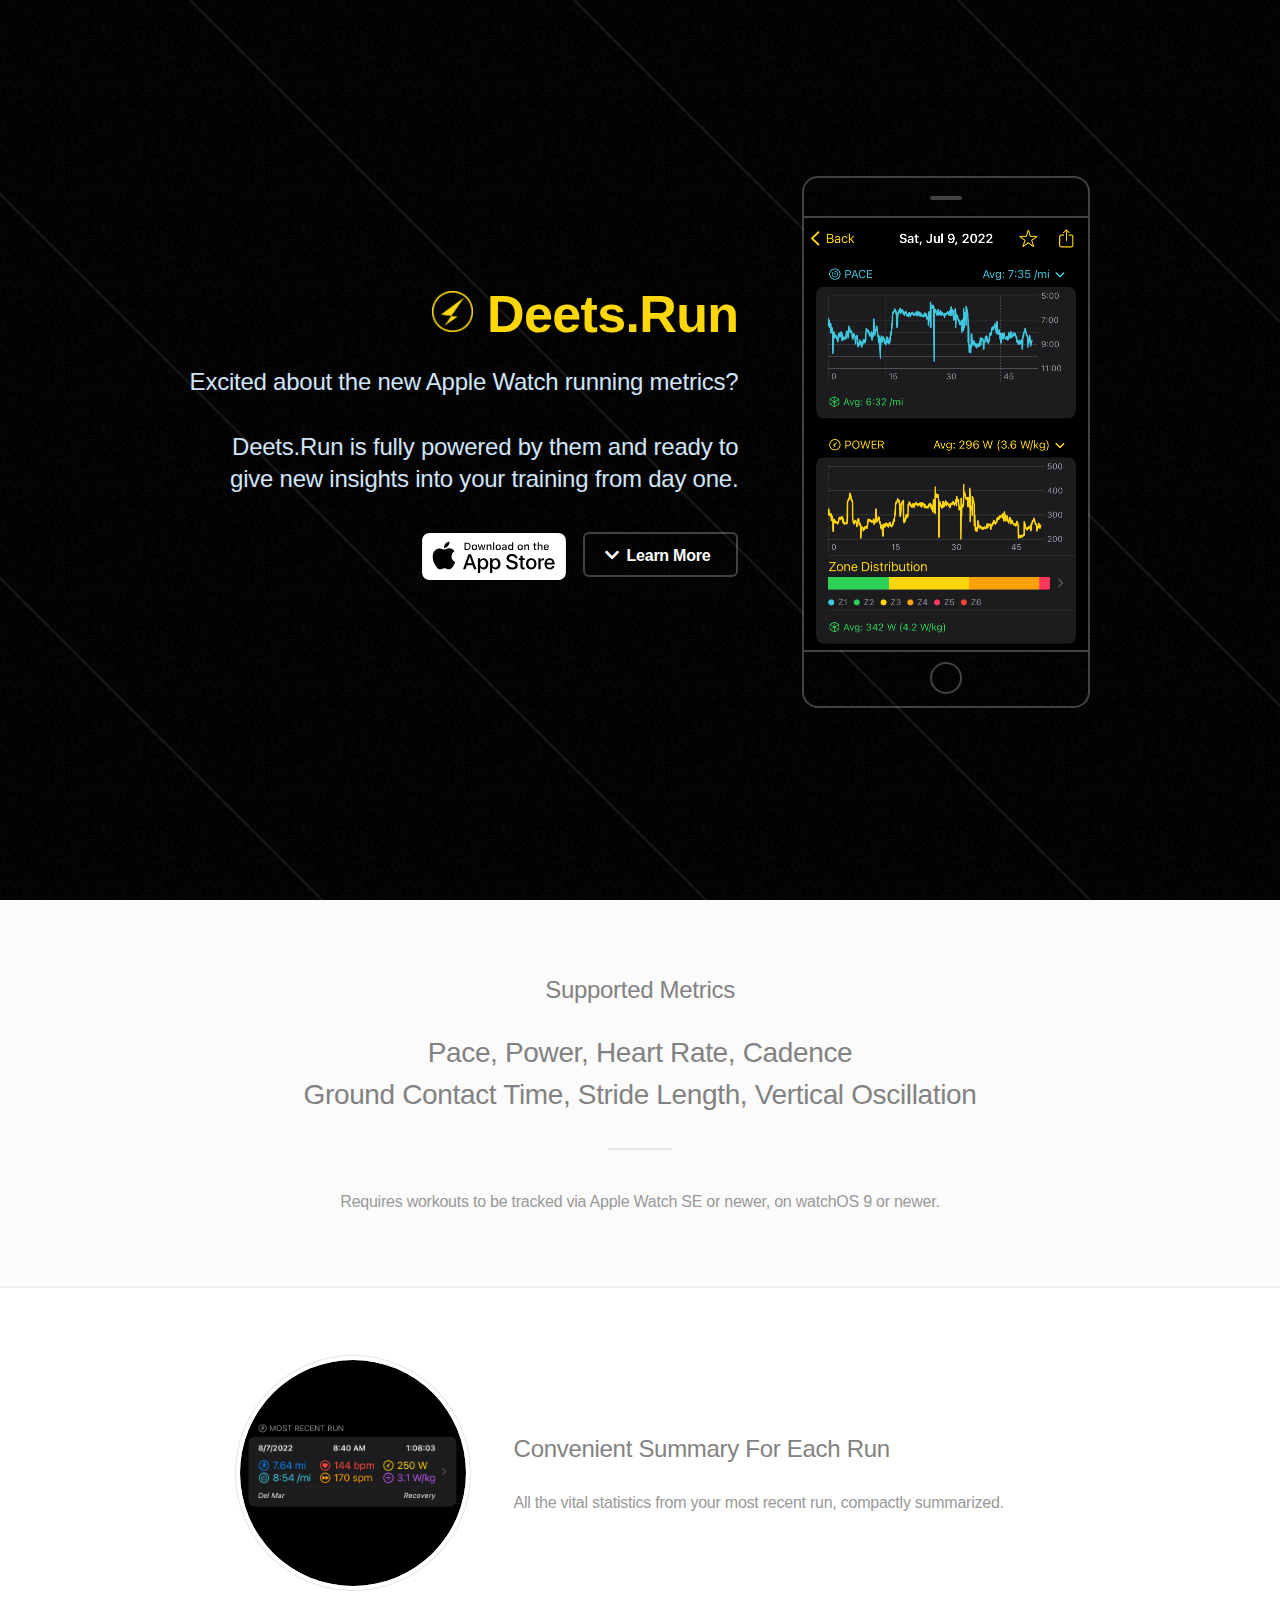
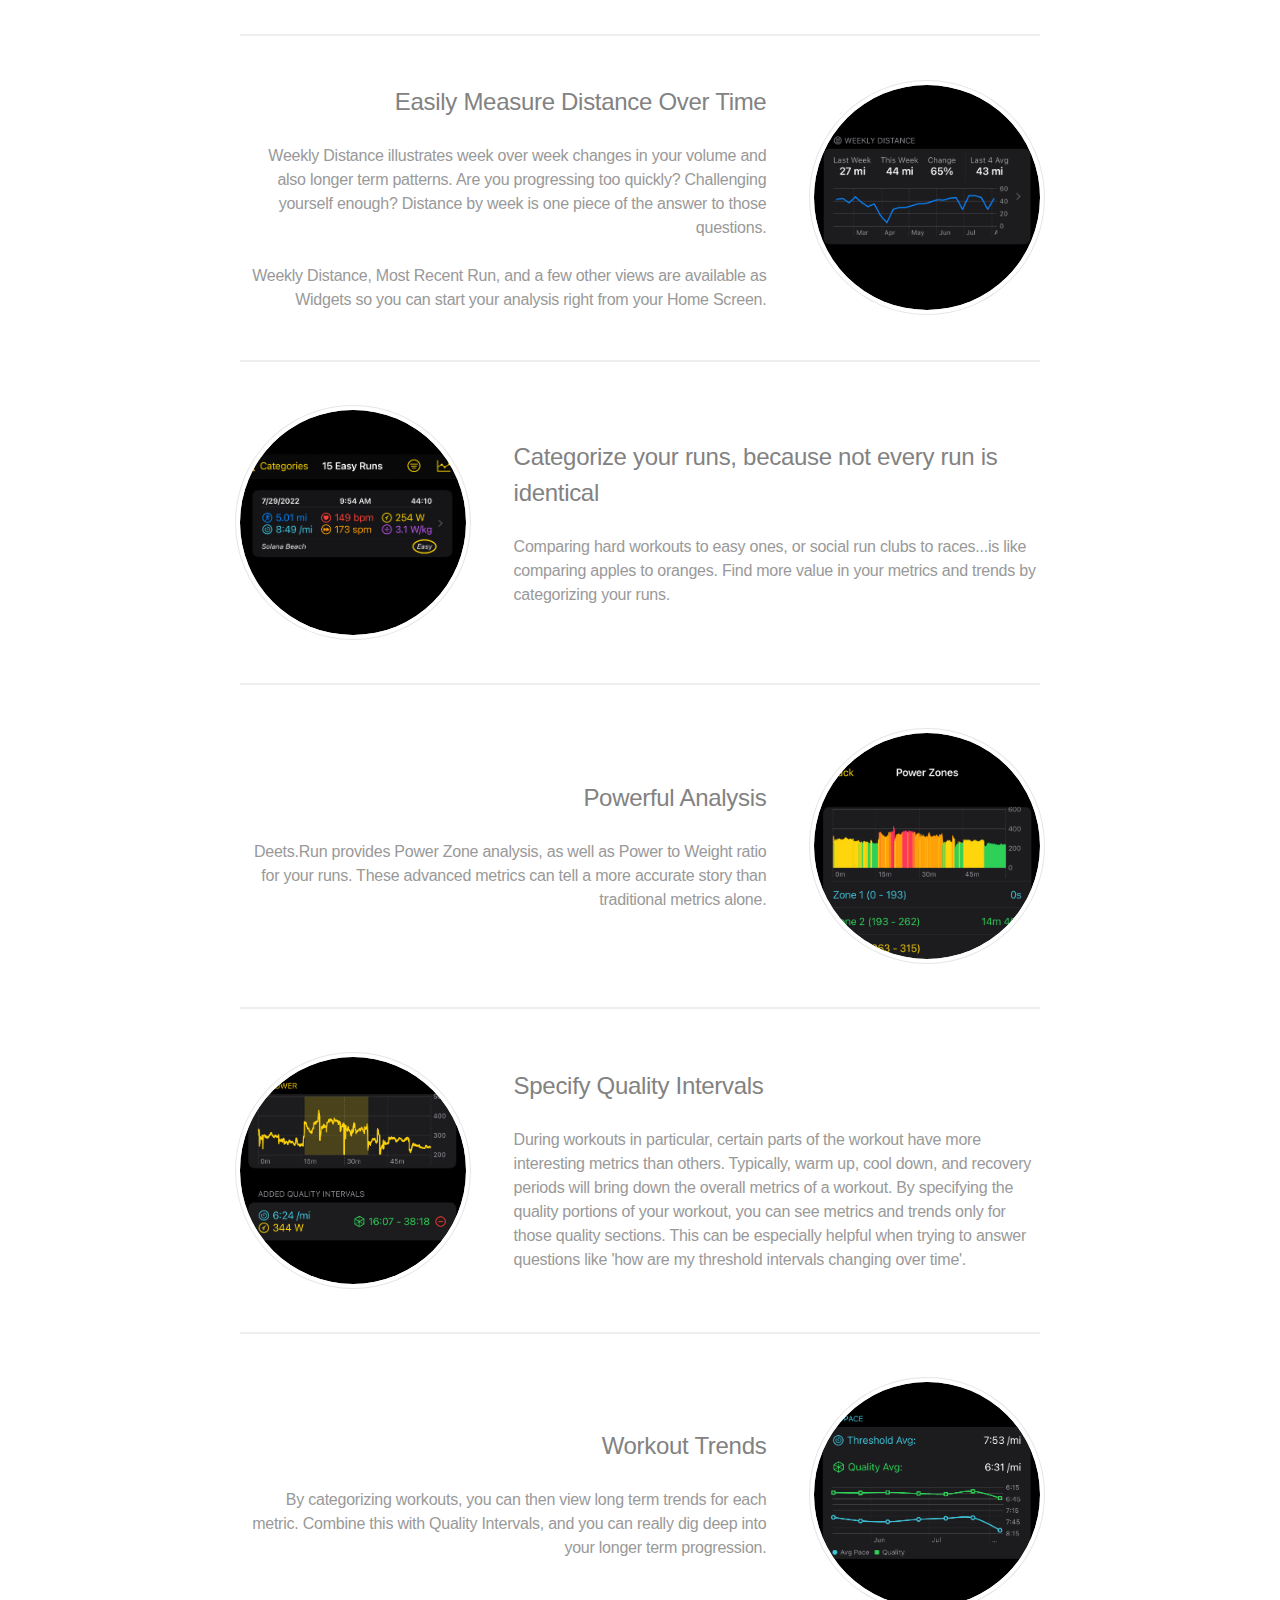
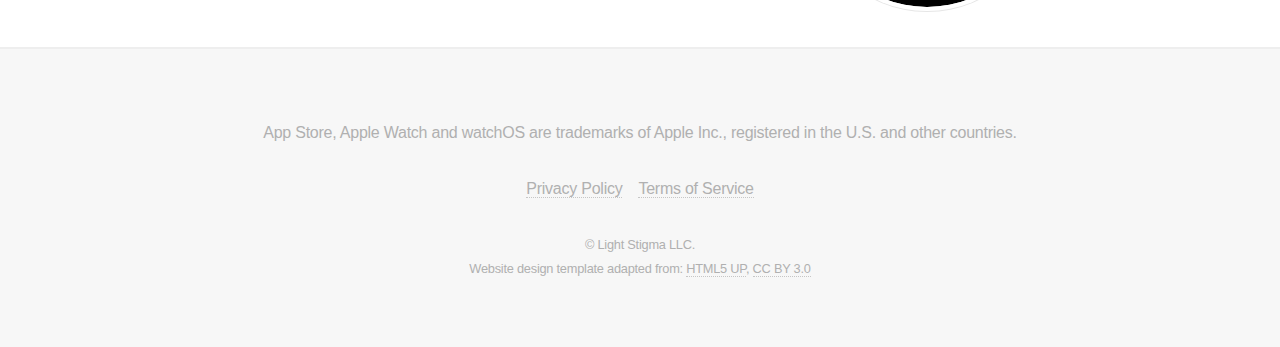
<file: index.html>
<!DOCTYPE HTML>
<!--
	Fractal by HTML5 UP
	html5up.net | @ajlkn
	Free for personal and commercial use under the CCA 3.0 license (html5up.net/license)
-->
<html>
	<head>
		<title>Deets.Run</title>
		<meta charset="utf-8" />
		<meta name="viewport" content="width=device-width, initial-scale=1, user-scalable=no, viewport-fit=cover"/>
		<link rel="stylesheet" href="assets/css/main.css" />
		<noscript><link rel="stylesheet" href="assets/css/noscript.css" /></noscript>
        <link rel="icon" type="image/x-icon" href="./images/favicon.ico">
	</head>
	<body class="is-preload">

		<!-- Header -->
			<header id="header">
				<div class="content">
					<h1><a style="font-family: -apple-system, BlinkMacSystemFont, sans-serif;" href="#"> <img class="logo" src="images/clearIcon.png"/> Deets.Run</a></h1>
					<p>Excited about the new Apple Watch running metrics?<br /><br />
					Deets.Run is fully powered by them and ready to <br />
					give new insights into your training from day one.</p>
					<ul class="actions">
						<!-- TODO need to make apple height relative to the other button height -->
						<li><a style="border-bottom-color: transparent;" href="https://apps.apple.com/us/app/deets-run/id1636071983"> <img src="images/appStore.svg" alt="Download on the App Store." height="49px"> </a> </li>
						<li><a href="#one" class="button icon solid fa-chevron-down scrolly">Learn More</a></li>
					</ul>
				</div>
				<div class="image phone"><div class="inner"><img src="images/screenshot.jpeg" alt="" /></div></div>
			</header>

		<!-- One -->
			<section id="one" class="wrapper style2 special">
				<header class="major">
					<h3>Supported Metrics</h3>
					<h2>Pace, Power, Heart Rate, Cadence<br />
					Ground Contact Time, Stride Length, Vertical Oscillation</h2>
				</header>
				<ul class="icons major">
					<p>Requires workouts to be tracked via Apple Watch SE or newer, on watchOS 9 or newer.</p>
				</ul>
			</section>

		<!-- Two -->
			<section id="two" class="wrapper">
				<div class="inner alt">
					<section class="spotlight">
						<div class="image"><img src="images/SummaryMetrics.png" alt="" /></div>
						<div class="content">
							<h3>Convenient Summary For Each Run</h3>
							<p>All the vital statistics from your most recent run, compactly summarized.</p>
						</div>
					</section>
					<section class="spotlight">
						<div class="image"><img src="images/distanceSummary.png" alt="" /></div>
						<div class="content">
							<h3>Easily Measure Distance Over Time</h3>
							<p>Weekly Distance illustrates week over week changes in your volume and also longer term patterns. Are you progressing too quickly? Challenging yourself enough? Distance by week is one piece of the answer to those questions. 
								<br/> <br/>
								Weekly Distance, Most Recent Run, and a few other views are available as Widgets so you can start your analysis right from your Home Screen.
							</p>
						</div>
					</section>
					<section class="spotlight">
						<div class="image"><img src="images/categories.png" alt="" /></div>
						<div class="content">
							<h3>Categorize your runs, because not every run is identical</h3>
							<p>Comparing hard workouts to easy ones, or social run clubs to races...is like comparing apples to oranges. Find more value in your metrics and trends by categorizing your runs.</p>
						</div>
					</section>
					<section class="spotlight">
						<div class="image"><img src="images/powerZones.png" alt="" /></div>
						<div class="content">
							<h3>Powerful Analysis</h3>
							<p>Deets.Run provides Power Zone analysis, as well as Power to Weight ratio for your runs. These advanced metrics can tell a more accurate story than traditional metrics alone.
							</p>
						</div>
					</section>
					<section class="spotlight">
						<div class="image"><img src="images/qualityIntervals.png" alt="" /></div>
						<div class="content">
							<h3>Specify Quality Intervals</h3>
							<p>During workouts in particular, certain parts of the workout have more interesting metrics than others. Typically, warm up, cool down, and recovery periods will bring down
								the overall metrics of a workout. By specifying the quality portions of your workout, you can see metrics and trends only for those quality sections. This can be especially helpful
								when trying to answer questions like 'how are my threshold intervals changing over time'.
							</p>
						</div>
					</section>
					<section class="spotlight">
						<div class="image"><img src="images/trends.png" alt="" /></div>
						<div class="content">
							<h3>Workout Trends</h3>
							<p>By categorizing workouts, you can then view long term trends for each metric. Combine this with Quality Intervals, and you can really dig deep into your longer term progression.
							</p>
						</div>
					</section>
				</div>
			</section>

		<!-- Footer -->
			<footer id="footer">
				<p>App Store, Apple Watch and watchOS are trademarks of Apple Inc., registered in the U.S. and other countries.</p>
				<p> <a style="margin-right: 12px;" href="./docs/privacy.html">Privacy Policy</a> <a href="./docs/terms.html">Terms of Service</a></p>
				<p class="copyright">&copy; Light Stigma LLC.  <br/> Website design template adapted from: <a href="http://html5up.net">HTML5 UP</a>, <a href="https://creativecommons.org/licenses/by/3.0/">CC BY 3.0</a></p>

			</footer>

		<!-- Scripts -->
			<script src="assets/js/jquery.min.js"></script>
			<script src="assets/js/jquery.scrolly.min.js"></script>
			<script src="assets/js/browser.min.js"></script>
			<script src="assets/js/breakpoints.min.js"></script>
			<script src="assets/js/util.js"></script>
			<script src="assets/js/main.js"></script>

	</body>
</html>
</file>
<file: assets/css/noscript.css>
/*
	Fractal by HTML5 UP
	html5up.net | @ajlkn
	Free for personal and commercial use under the CCA 3.0 license (html5up.net/license)
*/

/* Header */

	body.is-preload #header .content {
		-moz-transform: none;
		-webkit-transform: none;
		-ms-transform: none;
		transform: none;
		opacity: 1;
	}

	body.is-preload #header .image {
		-moz-transform: none;
		-webkit-transform: none;
		-ms-transform: none;
		transform: none;
		opacity: 1;
	}

		body.is-preload #header .image img {
			opacity: 1;
		}
</file>
<file: assets/css/main.css>
@import url(fontawesome-all.min.css);

/*
	Fractal by HTML5 UP
	html5up.net | @ajlkn
	Free for personal and commercial use under the CCA 3.0 license (html5up.net/license)
*/

html, body, div, span, applet, object,
iframe, h1, h2, h3, h4, h5, h6, p, blockquote,
pre, a, abbr, acronym, address, big, cite,
code, del, dfn, em, img, ins, kbd, q, s, samp,
small, strike, strong, sub, sup, tt, var, b,
u, i, center, dl, dt, dd, ol, ul, li, fieldset,
form, label, legend, table, caption, tbody,
tfoot, thead, tr, th, td, article, aside,
canvas, details, embed, figure, figcaption,
footer, header, hgroup, menu, nav, output, ruby,
section, summary, time, mark, audio, video {
	margin: 0;
	padding: 0;
	border: 0;
	font-size: 100%;
	font: inherit;
	vertical-align: baseline;}

article, aside, details, figcaption, figure,
footer, header, hgroup, menu, nav, section {
	display: block;}

body {
	line-height: 1;
}

ol, ul {
	list-style: none;
}

blockquote, q {
	quotes: none;
}

	blockquote:before, blockquote:after, q:before, q:after {
		content: '';
		content: none;
	}

table {
	border-collapse: collapse;
	border-spacing: 0;
}

body {
	-webkit-text-size-adjust: none;
}

mark {
	background-color: transparent;
	color: inherit;
}

input::-moz-focus-inner {
	border: 0;
	padding: 0;
}

input, select, textarea {
	-moz-appearance: none;
	-webkit-appearance: none;
	-ms-appearance: none;
	appearance: none;
}

/* Basic */

	@-ms-viewport {
		width: device-width;
	}

	body {
		-ms-overflow-style: scrollbar;
	}

	@media screen and (max-width: 360px) {

		html, body {
			min-width: 320px;
		}

	}

	html {
		box-sizing: border-box;
	}

	*, *:before, *:after {
		box-sizing: inherit;
	}

	body {
		background: #ffffff;
	}

		body.is-preload *, body.is-preload *:before, body.is-preload *:after {
			-moz-animation: none !important;
			-webkit-animation: none !important;
			-ms-animation: none !important;
			animation: none !important;
			-moz-transition: none !important;
			-webkit-transition: none !important;
			-ms-transition: none !important;
			transition: none !important;
		}

/* Type */

	body {
		color: #999999;
	}

	html, input, select, textarea {
		font-size: 16pt;
	}

		@media screen and (max-width: 1680px) {

			html, input, select, textarea {
				font-size: 13pt;
			}

		}

		@media screen and (max-width: 1280px) {

			html, input, select, textarea {
				font-size: 12pt;
			}

		}

		@media screen and (max-width: 360px) {

			html, input, select, textarea {
				font-size: 11pt;
			}

		}

	body, input, select, textarea {
		font-family: Arial, Helvetica, sans-serif;
		font-weight: normal;
		line-height: 1.5em;
		letter-spacing: -0.015em;
	}

	a {
		-moz-transition: color 0.2s ease-in-out, border-bottom-color 0.2s ease-in-out;
		-webkit-transition: color 0.2s ease-in-out, border-bottom-color 0.2s ease-in-out;
		-ms-transition: color 0.2s ease-in-out, border-bottom-color 0.2s ease-in-out;
		transition: color 0.2s ease-in-out, border-bottom-color 0.2s ease-in-out;
		text-decoration: none;
		border-bottom: dotted 1px;
	}

		a:hover {
			border-bottom-color: transparent !important;
		}

	strong, b {
		font-weight: bold;
	}

	em, i {
		font-style: italic;
	}

	p {
		margin: 0 0 2em 0;
	}

	h1, h2, h3, h4, h5, h6 {
		font-weight: normal;
		line-height: 1em;
		margin: 0 0 1em 0;
		letter-spacing: -0.0125em;
	}

		h1 a, h2 a, h3 a, h4 a, h5 a, h6 a {
			color: inherit;
			text-decoration: none;
			border-bottom: none;
		}

		@media screen and (max-width: 980px) {

			h1 br, h2 br, h3 br, h4 br, h5 br, h6 br {
				display: none;
			}

		}

	h2 {
		font-size: 1.75em;
		line-height: 1.5em;
	}

	h3 {
		font-size: 1.5em;
		line-height: 1.5em;
	}

	h4 {
		font-size: 1.1em;
		line-height: 1.5em;
	}

	h5 {
		font-size: 0.9em;
		line-height: 1.5em;
	}

	h6 {
		font-size: 0.7em;
		line-height: 1.5em;
	}

	@media screen and (max-width: 736px) {

		h2 {
			font-size: 1.25em;
		}

		h3 {
			font-size: 1.2em;
		}

		h4 {
			font-size: 1em;
		}

	}

	sub {
		font-size: 0.8em;
		position: relative;
		top: 0.5em;
	}

	sup {
		font-size: 0.8em;
		position: relative;
		top: -0.5em;
	}

	blockquote {
		border-left-style: solid;
		border-left-width: 4px;
		font-style: italic;
		margin: 0 0 2em 0;
		padding: 0.5em 0 0.5em 2em;
	}

	code {
		border-radius: 6px;
		border-style: solid;
		border-width: 1px;
		font-family: "Courier New", monospace;
		font-size: 0.9em;
		margin: 0 0.25em;
		padding: 0.25em 0.65em;
	}

	pre {
		-webkit-overflow-scrolling: touch;
		font-family: "Courier New", monospace;
		font-size: 0.9em;
		margin: 0 0 2em 0;
	}

		pre code {
			display: block;
			line-height: 1.75em;
			padding: 1em 1.5em;
			overflow-x: auto;
		}

	hr {
		border: 0;
		border-bottom-style: solid;
		border-bottom-width: 1px;
		margin: 2em 0;
	}

		hr.major {
			margin: 3em 0;
		}

	.align-left {
		text-align: left;
	}

	.align-center {
		text-align: center;
	}

	.align-right {
		text-align: right;
	}

	input, select, textarea {
		color: #999999;
	}

	a {
		color: inherit;
		border-bottom-color: #d6d6d6;
	}

		a:hover {
			color: #000000;
		}

	strong, b {
		color: #828282;
	}

	h1, h2, h3, h4, h5, h6 {
		color: #828282;
	}

	blockquote {
		border-left-color: #e6e6e6;
	}

	code {
		background: rgba(144, 144, 144, 0.075);
		border-color: #e6e6e6;
	}

	hr {
		border-bottom-color: #e6e6e6;
	}

/* Row */

	.row {
		display: flex;
		flex-wrap: wrap;
		box-sizing: border-box;
		align-items: stretch;
	}

		.row > * {
			box-sizing: border-box;
		}

		.row.gtr-uniform > * > :last-child {
			margin-bottom: 0;
		}

		.row.aln-left {
			justify-content: flex-start;
		}

		.row.aln-center {
			justify-content: center;
		}

		.row.aln-right {
			justify-content: flex-end;
		}

		.row.aln-top {
			align-items: flex-start;
		}

		.row.aln-middle {
			align-items: center;
		}

		.row.aln-bottom {
			align-items: flex-end;
		}

		.row > .imp {
			order: -1;
		}

		.row > .col-1 {
			width: 8.33333%;
		}

		.row > .off-1 {
			margin-left: 8.33333%;
		}

		.row > .col-2 {
			width: 16.66667%;
		}

		.row > .off-2 {
			margin-left: 16.66667%;
		}

		.row > .col-3 {
			width: 25%;
		}

		.row > .off-3 {
			margin-left: 25%;
		}

		.row > .col-4 {
			width: 33.33333%;
		}

		.row > .off-4 {
			margin-left: 33.33333%;
		}

		.row > .col-5 {
			width: 41.66667%;
		}

		.row > .off-5 {
			margin-left: 41.66667%;
		}

		.row > .col-6 {
			width: 50%;
		}

		.row > .off-6 {
			margin-left: 50%;
		}

		.row > .col-7 {
			width: 58.33333%;
		}

		.row > .off-7 {
			margin-left: 58.33333%;
		}

		.row > .col-8 {
			width: 66.66667%;
		}

		.row > .off-8 {
			margin-left: 66.66667%;
		}

		.row > .col-9 {
			width: 75%;
		}

		.row > .off-9 {
			margin-left: 75%;
		}

		.row > .col-10 {
			width: 83.33333%;
		}

		.row > .off-10 {
			margin-left: 83.33333%;
		}

		.row > .col-11 {
			width: 91.66667%;
		}

		.row > .off-11 {
			margin-left: 91.66667%;
		}

		.row > .col-12 {
			width: 100%;
		}

		.row > .off-12 {
			margin-left: 100%;
		}

		.row.gtr-0 {
			margin-top: 0;
			margin-left: 0em;
		}

			.row.gtr-0 > * {
				padding: 0 0 0 0em;
			}

			.row.gtr-0.gtr-uniform {
				margin-top: 0em;
			}

				.row.gtr-0.gtr-uniform > * {
					padding-top: 0em;
				}

		.row.gtr-25 {
			margin-top: 0;
			margin-left: -0.375em;
		}

			.row.gtr-25 > * {
				padding: 0 0 0 0.375em;
			}

			.row.gtr-25.gtr-uniform {
				margin-top: -0.375em;
			}

				.row.gtr-25.gtr-uniform > * {
					padding-top: 0.375em;
				}

		.row.gtr-50 {
			margin-top: 0;
			margin-left: -0.75em;
		}

			.row.gtr-50 > * {
				padding: 0 0 0 0.75em;
			}

			.row.gtr-50.gtr-uniform {
				margin-top: -0.75em;
			}

				.row.gtr-50.gtr-uniform > * {
					padding-top: 0.75em;
				}

		.row {
			margin-top: 0;
			margin-left: -1.5em;
		}

			.row > * {
				padding: 0 0 0 1.5em;
			}

			.row.gtr-uniform {
				margin-top: -1.5em;
			}

				.row.gtr-uniform > * {
					padding-top: 1.5em;
				}

		.row.gtr-150 {
			margin-top: 0;
			margin-left: -2.25em;
		}

			.row.gtr-150 > * {
				padding: 0 0 0 2.25em;
			}

			.row.gtr-150.gtr-uniform {
				margin-top: -2.25em;
			}

				.row.gtr-150.gtr-uniform > * {
					padding-top: 2.25em;
				}

		.row.gtr-200 {
			margin-top: 0;
			margin-left: -3em;
		}

			.row.gtr-200 > * {
				padding: 0 0 0 3em;
			}

			.row.gtr-200.gtr-uniform {
				margin-top: -3em;
			}

				.row.gtr-200.gtr-uniform > * {
					padding-top: 3em;
				}

		@media screen and (max-width: 1680px) {

			.row {
				display: flex;
				flex-wrap: wrap;
				box-sizing: border-box;
				align-items: stretch;
			}

				.row > * {
					box-sizing: border-box;
				}

				.row.gtr-uniform > * > :last-child {
					margin-bottom: 0;
				}

				.row.aln-left {
					justify-content: flex-start;
				}

				.row.aln-center {
					justify-content: center;
				}

				.row.aln-right {
					justify-content: flex-end;
				}

				.row.aln-top {
					align-items: flex-start;
				}

				.row.aln-middle {
					align-items: center;
				}

				.row.aln-bottom {
					align-items: flex-end;
				}

				.row > .imp-xlarge {
					order: -1;
				}

				.row > .col-1-xlarge {
					width: 8.33333%;
				}

				.row > .off-1-xlarge {
					margin-left: 8.33333%;
				}

				.row > .col-2-xlarge {
					width: 16.66667%;
				}

				.row > .off-2-xlarge {
					margin-left: 16.66667%;
				}

				.row > .col-3-xlarge {
					width: 25%;
				}

				.row > .off-3-xlarge {
					margin-left: 25%;
				}

				.row > .col-4-xlarge {
					width: 33.33333%;
				}

				.row > .off-4-xlarge {
					margin-left: 33.33333%;
				}

				.row > .col-5-xlarge {
					width: 41.66667%;
				}

				.row > .off-5-xlarge {
					margin-left: 41.66667%;
				}

				.row > .col-6-xlarge {
					width: 50%;
				}

				.row > .off-6-xlarge {
					margin-left: 50%;
				}

				.row > .col-7-xlarge {
					width: 58.33333%;
				}

				.row > .off-7-xlarge {
					margin-left: 58.33333%;
				}

				.row > .col-8-xlarge {
					width: 66.66667%;
				}

				.row > .off-8-xlarge {
					margin-left: 66.66667%;
				}

				.row > .col-9-xlarge {
					width: 75%;
				}

				.row > .off-9-xlarge {
					margin-left: 75%;
				}

				.row > .col-10-xlarge {
					width: 83.33333%;
				}

				.row > .off-10-xlarge {
					margin-left: 83.33333%;
				}

				.row > .col-11-xlarge {
					width: 91.66667%;
				}

				.row > .off-11-xlarge {
					margin-left: 91.66667%;
				}

				.row > .col-12-xlarge {
					width: 100%;
				}

				.row > .off-12-xlarge {
					margin-left: 100%;
				}

				.row.gtr-0 {
					margin-top: 0;
					margin-left: 0em;
				}

					.row.gtr-0 > * {
						padding: 0 0 0 0em;
					}

					.row.gtr-0.gtr-uniform {
						margin-top: 0em;
					}

						.row.gtr-0.gtr-uniform > * {
							padding-top: 0em;
						}

				.row.gtr-25 {
					margin-top: 0;
					margin-left: -0.375em;
				}

					.row.gtr-25 > * {
						padding: 0 0 0 0.375em;
					}

					.row.gtr-25.gtr-uniform {
						margin-top: -0.375em;
					}

						.row.gtr-25.gtr-uniform > * {
							padding-top: 0.375em;
						}

				.row.gtr-50 {
					margin-top: 0;
					margin-left: -0.75em;
				}

					.row.gtr-50 > * {
						padding: 0 0 0 0.75em;
					}

					.row.gtr-50.gtr-uniform {
						margin-top: -0.75em;
					}

						.row.gtr-50.gtr-uniform > * {
							padding-top: 0.75em;
						}

				.row {
					margin-top: 0;
					margin-left: -1.5em;
				}

					.row > * {
						padding: 0 0 0 1.5em;
					}

					.row.gtr-uniform {
						margin-top: -1.5em;
					}

						.row.gtr-uniform > * {
							padding-top: 1.5em;
						}

				.row.gtr-150 {
					margin-top: 0;
					margin-left: -2.25em;
				}

					.row.gtr-150 > * {
						padding: 0 0 0 2.25em;
					}

					.row.gtr-150.gtr-uniform {
						margin-top: -2.25em;
					}

						.row.gtr-150.gtr-uniform > * {
							padding-top: 2.25em;
						}

				.row.gtr-200 {
					margin-top: 0;
					margin-left: -3em;
				}

					.row.gtr-200 > * {
						padding: 0 0 0 3em;
					}

					.row.gtr-200.gtr-uniform {
						margin-top: -3em;
					}

						.row.gtr-200.gtr-uniform > * {
							padding-top: 3em;
						}

		}

		@media screen and (max-width: 1280px) {

			.row {
				display: flex;
				flex-wrap: wrap;
				box-sizing: border-box;
				align-items: stretch;
			}

				.row > * {
					box-sizing: border-box;
				}

				.row.gtr-uniform > * > :last-child {
					margin-bottom: 0;
				}

				.row.aln-left {
					justify-content: flex-start;
				}

				.row.aln-center {
					justify-content: center;
				}

				.row.aln-right {
					justify-content: flex-end;
				}

				.row.aln-top {
					align-items: flex-start;
				}

				.row.aln-middle {
					align-items: center;
				}

				.row.aln-bottom {
					align-items: flex-end;
				}

				.row > .imp-large {
					order: -1;
				}

				.row > .col-1-large {
					width: 8.33333%;
				}

				.row > .off-1-large {
					margin-left: 8.33333%;
				}

				.row > .col-2-large {
					width: 16.66667%;
				}

				.row > .off-2-large {
					margin-left: 16.66667%;
				}

				.row > .col-3-large {
					width: 25%;
				}

				.row > .off-3-large {
					margin-left: 25%;
				}

				.row > .col-4-large {
					width: 33.33333%;
				}

				.row > .off-4-large {
					margin-left: 33.33333%;
				}

				.row > .col-5-large {
					width: 41.66667%;
				}

				.row > .off-5-large {
					margin-left: 41.66667%;
				}

				.row > .col-6-large {
					width: 50%;
				}

				.row > .off-6-large {
					margin-left: 50%;
				}

				.row > .col-7-large {
					width: 58.33333%;
				}

				.row > .off-7-large {
					margin-left: 58.33333%;
				}

				.row > .col-8-large {
					width: 66.66667%;
				}

				.row > .off-8-large {
					margin-left: 66.66667%;
				}

				.row > .col-9-large {
					width: 75%;
				}

				.row > .off-9-large {
					margin-left: 75%;
				}

				.row > .col-10-large {
					width: 83.33333%;
				}

				.row > .off-10-large {
					margin-left: 83.33333%;
				}

				.row > .col-11-large {
					width: 91.66667%;
				}

				.row > .off-11-large {
					margin-left: 91.66667%;
				}

				.row > .col-12-large {
					width: 100%;
				}

				.row > .off-12-large {
					margin-left: 100%;
				}

				.row.gtr-0 {
					margin-top: 0;
					margin-left: 0em;
				}

					.row.gtr-0 > * {
						padding: 0 0 0 0em;
					}

					.row.gtr-0.gtr-uniform {
						margin-top: 0em;
					}

						.row.gtr-0.gtr-uniform > * {
							padding-top: 0em;
						}

				.row.gtr-25 {
					margin-top: 0;
					margin-left: -0.375em;
				}

					.row.gtr-25 > * {
						padding: 0 0 0 0.375em;
					}

					.row.gtr-25.gtr-uniform {
						margin-top: -0.375em;
					}

						.row.gtr-25.gtr-uniform > * {
							padding-top: 0.375em;
						}

				.row.gtr-50 {
					margin-top: 0;
					margin-left: -0.75em;
				}

					.row.gtr-50 > * {
						padding: 0 0 0 0.75em;
					}

					.row.gtr-50.gtr-uniform {
						margin-top: -0.75em;
					}

						.row.gtr-50.gtr-uniform > * {
							padding-top: 0.75em;
						}

				.row {
					margin-top: 0;
					margin-left: -1.5em;
				}

					.row > * {
						padding: 0 0 0 1.5em;
					}

					.row.gtr-uniform {
						margin-top: -1.5em;
					}

						.row.gtr-uniform > * {
							padding-top: 1.5em;
						}

				.row.gtr-150 {
					margin-top: 0;
					margin-left: -2.25em;
				}

					.row.gtr-150 > * {
						padding: 0 0 0 2.25em;
					}

					.row.gtr-150.gtr-uniform {
						margin-top: -2.25em;
					}

						.row.gtr-150.gtr-uniform > * {
							padding-top: 2.25em;
						}

				.row.gtr-200 {
					margin-top: 0;
					margin-left: -3em;
				}

					.row.gtr-200 > * {
						padding: 0 0 0 3em;
					}

					.row.gtr-200.gtr-uniform {
						margin-top: -3em;
					}

						.row.gtr-200.gtr-uniform > * {
							padding-top: 3em;
						}

		}

		@media screen and (max-width: 980px) {

			.row {
				display: flex;
				flex-wrap: wrap;
				box-sizing: border-box;
				align-items: stretch;
			}

				.row > * {
					box-sizing: border-box;
				}

				.row.gtr-uniform > * > :last-child {
					margin-bottom: 0;
				}

				.row.aln-left {
					justify-content: flex-start;
				}

				.row.aln-center {
					justify-content: center;
				}

				.row.aln-right {
					justify-content: flex-end;
				}

				.row.aln-top {
					align-items: flex-start;
				}

				.row.aln-middle {
					align-items: center;
				}

				.row.aln-bottom {
					align-items: flex-end;
				}

				.row > .imp-medium {
					order: -1;
				}

				.row > .col-1-medium {
					width: 8.33333%;
				}

				.row > .off-1-medium {
					margin-left: 8.33333%;
				}

				.row > .col-2-medium {
					width: 16.66667%;
				}

				.row > .off-2-medium {
					margin-left: 16.66667%;
				}

				.row > .col-3-medium {
					width: 25%;
				}

				.row > .off-3-medium {
					margin-left: 25%;
				}

				.row > .col-4-medium {
					width: 33.33333%;
				}

				.row > .off-4-medium {
					margin-left: 33.33333%;
				}

				.row > .col-5-medium {
					width: 41.66667%;
				}

				.row > .off-5-medium {
					margin-left: 41.66667%;
				}

				.row > .col-6-medium {
					width: 50%;
				}

				.row > .off-6-medium {
					margin-left: 50%;
				}

				.row > .col-7-medium {
					width: 58.33333%;
				}

				.row > .off-7-medium {
					margin-left: 58.33333%;
				}

				.row > .col-8-medium {
					width: 66.66667%;
				}

				.row > .off-8-medium {
					margin-left: 66.66667%;
				}

				.row > .col-9-medium {
					width: 75%;
				}

				.row > .off-9-medium {
					margin-left: 75%;
				}

				.row > .col-10-medium {
					width: 83.33333%;
				}

				.row > .off-10-medium {
					margin-left: 83.33333%;
				}

				.row > .col-11-medium {
					width: 91.66667%;
				}

				.row > .off-11-medium {
					margin-left: 91.66667%;
				}

				.row > .col-12-medium {
					width: 100%;
				}

				.row > .off-12-medium {
					margin-left: 100%;
				}

				.row.gtr-0 {
					margin-top: 0;
					margin-left: 0em;
				}

					.row.gtr-0 > * {
						padding: 0 0 0 0em;
					}

					.row.gtr-0.gtr-uniform {
						margin-top: 0em;
					}

						.row.gtr-0.gtr-uniform > * {
							padding-top: 0em;
						}

				.row.gtr-25 {
					margin-top: 0;
					margin-left: -0.375em;
				}

					.row.gtr-25 > * {
						padding: 0 0 0 0.375em;
					}

					.row.gtr-25.gtr-uniform {
						margin-top: -0.375em;
					}

						.row.gtr-25.gtr-uniform > * {
							padding-top: 0.375em;
						}

				.row.gtr-50 {
					margin-top: 0;
					margin-left: -0.75em;
				}

					.row.gtr-50 > * {
						padding: 0 0 0 0.75em;
					}

					.row.gtr-50.gtr-uniform {
						margin-top: -0.75em;
					}

						.row.gtr-50.gtr-uniform > * {
							padding-top: 0.75em;
						}

				.row {
					margin-top: 0;
					margin-left: -1.5em;
				}

					.row > * {
						padding: 0 0 0 1.5em;
					}

					.row.gtr-uniform {
						margin-top: -1.5em;
					}

						.row.gtr-uniform > * {
							padding-top: 1.5em;
						}

				.row.gtr-150 {
					margin-top: 0;
					margin-left: -2.25em;
				}

					.row.gtr-150 > * {
						padding: 0 0 0 2.25em;
					}

					.row.gtr-150.gtr-uniform {
						margin-top: -2.25em;
					}

						.row.gtr-150.gtr-uniform > * {
							padding-top: 2.25em;
						}

				.row.gtr-200 {
					margin-top: 0;
					margin-left: -3em;
				}

					.row.gtr-200 > * {
						padding: 0 0 0 3em;
					}

					.row.gtr-200.gtr-uniform {
						margin-top: -3em;
					}

						.row.gtr-200.gtr-uniform > * {
							padding-top: 3em;
						}

		}

		@media screen and (max-width: 736px) {

			.row {
				display: flex;
				flex-wrap: wrap;
				box-sizing: border-box;
				align-items: stretch;
			}

				.row > * {
					box-sizing: border-box;
				}

				.row.gtr-uniform > * > :last-child {
					margin-bottom: 0;
				}

				.row.aln-left {
					justify-content: flex-start;
				}

				.row.aln-center {
					justify-content: center;
				}

				.row.aln-right {
					justify-content: flex-end;
				}

				.row.aln-top {
					align-items: flex-start;
				}

				.row.aln-middle {
					align-items: center;
				}

				.row.aln-bottom {
					align-items: flex-end;
				}

				.row > .imp-small {
					order: -1;
				}

				.row > .col-1-small {
					width: 8.33333%;
				}

				.row > .off-1-small {
					margin-left: 8.33333%;
				}

				.row > .col-2-small {
					width: 16.66667%;
				}

				.row > .off-2-small {
					margin-left: 16.66667%;
				}

				.row > .col-3-small {
					width: 25%;
				}

				.row > .off-3-small {
					margin-left: 25%;
				}

				.row > .col-4-small {
					width: 33.33333%;
				}

				.row > .off-4-small {
					margin-left: 33.33333%;
				}

				.row > .col-5-small {
					width: 41.66667%;
				}

				.row > .off-5-small {
					margin-left: 41.66667%;
				}

				.row > .col-6-small {
					width: 50%;
				}

				.row > .off-6-small {
					margin-left: 50%;
				}

				.row > .col-7-small {
					width: 58.33333%;
				}

				.row > .off-7-small {
					margin-left: 58.33333%;
				}

				.row > .col-8-small {
					width: 66.66667%;
				}

				.row > .off-8-small {
					margin-left: 66.66667%;
				}

				.row > .col-9-small {
					width: 75%;
				}

				.row > .off-9-small {
					margin-left: 75%;
				}

				.row > .col-10-small {
					width: 83.33333%;
				}

				.row > .off-10-small {
					margin-left: 83.33333%;
				}

				.row > .col-11-small {
					width: 91.66667%;
				}

				.row > .off-11-small {
					margin-left: 91.66667%;
				}

				.row > .col-12-small {
					width: 100%;
				}

				.row > .off-12-small {
					margin-left: 100%;
				}

				.row.gtr-0 {
					margin-top: 0;
					margin-left: 0em;
				}

					.row.gtr-0 > * {
						padding: 0 0 0 0em;
					}

					.row.gtr-0.gtr-uniform {
						margin-top: 0em;
					}

						.row.gtr-0.gtr-uniform > * {
							padding-top: 0em;
						}

				.row.gtr-25 {
					margin-top: 0;
					margin-left: -0.375em;
				}

					.row.gtr-25 > * {
						padding: 0 0 0 0.375em;
					}

					.row.gtr-25.gtr-uniform {
						margin-top: -0.375em;
					}

						.row.gtr-25.gtr-uniform > * {
							padding-top: 0.375em;
						}

				.row.gtr-50 {
					margin-top: 0;
					margin-left: -0.75em;
				}

					.row.gtr-50 > * {
						padding: 0 0 0 0.75em;
					}

					.row.gtr-50.gtr-uniform {
						margin-top: -0.75em;
					}

						.row.gtr-50.gtr-uniform > * {
							padding-top: 0.75em;
						}

				.row {
					margin-top: 0;
					margin-left: -1.5em;
				}

					.row > * {
						padding: 0 0 0 1.5em;
					}

					.row.gtr-uniform {
						margin-top: -1.5em;
					}

						.row.gtr-uniform > * {
							padding-top: 1.5em;
						}

				.row.gtr-150 {
					margin-top: 0;
					margin-left: -2.25em;
				}

					.row.gtr-150 > * {
						padding: 0 0 0 2.25em;
					}

					.row.gtr-150.gtr-uniform {
						margin-top: -2.25em;
					}

						.row.gtr-150.gtr-uniform > * {
							padding-top: 2.25em;
						}

				.row.gtr-200 {
					margin-top: 0;
					margin-left: -3em;
				}

					.row.gtr-200 > * {
						padding: 0 0 0 3em;
					}

					.row.gtr-200.gtr-uniform {
						margin-top: -3em;
					}

						.row.gtr-200.gtr-uniform > * {
							padding-top: 3em;
						}

		}

		@media screen and (max-width: 480px) {

			.row {
				display: flex;
				flex-wrap: wrap;
				box-sizing: border-box;
				align-items: stretch;
			}

				.row > * {
					box-sizing: border-box;
				}

				.row.gtr-uniform > * > :last-child {
					margin-bottom: 0;
				}

				.row.aln-left {
					justify-content: flex-start;
				}

				.row.aln-center {
					justify-content: center;
				}

				.row.aln-right {
					justify-content: flex-end;
				}

				.row.aln-top {
					align-items: flex-start;
				}

				.row.aln-middle {
					align-items: center;
				}

				.row.aln-bottom {
					align-items: flex-end;
				}

				.row > .imp-xsmall {
					order: -1;
				}

				.row > .col-1-xsmall {
					width: 8.33333%;
				}

				.row > .off-1-xsmall {
					margin-left: 8.33333%;
				}

				.row > .col-2-xsmall {
					width: 16.66667%;
				}

				.row > .off-2-xsmall {
					margin-left: 16.66667%;
				}

				.row > .col-3-xsmall {
					width: 25%;
				}

				.row > .off-3-xsmall {
					margin-left: 25%;
				}

				.row > .col-4-xsmall {
					width: 33.33333%;
				}

				.row > .off-4-xsmall {
					margin-left: 33.33333%;
				}

				.row > .col-5-xsmall {
					width: 41.66667%;
				}

				.row > .off-5-xsmall {
					margin-left: 41.66667%;
				}

				.row > .col-6-xsmall {
					width: 50%;
				}

				.row > .off-6-xsmall {
					margin-left: 50%;
				}

				.row > .col-7-xsmall {
					width: 58.33333%;
				}

				.row > .off-7-xsmall {
					margin-left: 58.33333%;
				}

				.row > .col-8-xsmall {
					width: 66.66667%;
				}

				.row > .off-8-xsmall {
					margin-left: 66.66667%;
				}

				.row > .col-9-xsmall {
					width: 75%;
				}

				.row > .off-9-xsmall {
					margin-left: 75%;
				}

				.row > .col-10-xsmall {
					width: 83.33333%;
				}

				.row > .off-10-xsmall {
					margin-left: 83.33333%;
				}

				.row > .col-11-xsmall {
					width: 91.66667%;
				}

				.row > .off-11-xsmall {
					margin-left: 91.66667%;
				}

				.row > .col-12-xsmall {
					width: 100%;
				}

				.row > .off-12-xsmall {
					margin-left: 100%;
				}

				.row.gtr-0 {
					margin-top: 0;
					margin-left: 0em;
				}

					.row.gtr-0 > * {
						padding: 0 0 0 0em;
					}

					.row.gtr-0.gtr-uniform {
						margin-top: 0em;
					}

						.row.gtr-0.gtr-uniform > * {
							padding-top: 0em;
						}

				.row.gtr-25 {
					margin-top: 0;
					margin-left: -0.375em;
				}

					.row.gtr-25 > * {
						padding: 0 0 0 0.375em;
					}

					.row.gtr-25.gtr-uniform {
						margin-top: -0.375em;
					}

						.row.gtr-25.gtr-uniform > * {
							padding-top: 0.375em;
						}

				.row.gtr-50 {
					margin-top: 0;
					margin-left: -0.75em;
				}

					.row.gtr-50 > * {
						padding: 0 0 0 0.75em;
					}

					.row.gtr-50.gtr-uniform {
						margin-top: -0.75em;
					}

						.row.gtr-50.gtr-uniform > * {
							padding-top: 0.75em;
						}

				.row {
					margin-top: 0;
					margin-left: -1.5em;
				}

					.row > * {
						padding: 0 0 0 1.5em;
					}

					.row.gtr-uniform {
						margin-top: -1.5em;
					}

						.row.gtr-uniform > * {
							padding-top: 1.5em;
						}

				.row.gtr-150 {
					margin-top: 0;
					margin-left: -2.25em;
				}

					.row.gtr-150 > * {
						padding: 0 0 0 2.25em;
					}

					.row.gtr-150.gtr-uniform {
						margin-top: -2.25em;
					}

						.row.gtr-150.gtr-uniform > * {
							padding-top: 2.25em;
						}

				.row.gtr-200 {
					margin-top: 0;
					margin-left: -3em;
				}

					.row.gtr-200 > * {
						padding: 0 0 0 3em;
					}

					.row.gtr-200.gtr-uniform {
						margin-top: -3em;
					}

						.row.gtr-200.gtr-uniform > * {
							padding-top: 3em;
						}

		}

/* Box */

	.box {
		border-radius: 6px;
		border: solid 1px #e6e6e6;
		margin-bottom: 2em;
		padding: 1.5em;
	}

		.box > :last-child,
		.box > :last-child > :last-child,
		.box > :last-child > :last-child > :last-child {
			margin-bottom: 0;
		}

		.box.alt {
			border: 0;
			border-radius: 0;
			padding: 0;
		}

/* Button */

	input[type="submit"],
	input[type="reset"],
	input[type="button"],
	button,
	.button {
		-moz-appearance: none;
		-webkit-appearance: none;
		-ms-appearance: none;
		appearance: none;
		-moz-transition: background-color 0.2s ease-in-out, color 0.2s ease-in-out;
		-webkit-transition: background-color 0.2s ease-in-out, color 0.2s ease-in-out;
		-ms-transition: background-color 0.2s ease-in-out, color 0.2s ease-in-out;
		transition: background-color 0.2s ease-in-out, color 0.2s ease-in-out;
		border-radius: 6px;
		border: 0;
		cursor: pointer;
		display: inline-block;
		font-weight: bold;
		height: 2.85em;
		line-height: 2.95em;
		padding: 0 1.75em;
		text-align: center;
		text-decoration: none;
		white-space: nowrap;
	}

		input[type="submit"].icon,
		input[type="reset"].icon,
		input[type="button"].icon,
		button.icon,
		.button.icon {
			padding-left: 1.35em;
		}

			input[type="submit"].icon:before,
			input[type="reset"].icon:before,
			input[type="button"].icon:before,
			button.icon:before,
			.button.icon:before {
				margin-right: 0.5em;
			}

		input[type="submit"].fit,
		input[type="reset"].fit,
		input[type="button"].fit,
		button.fit,
		.button.fit {
			width: 100%;
		}

		input[type="submit"].small,
		input[type="reset"].small,
		input[type="button"].small,
		button.small,
		.button.small {
			font-size: 0.8em;
		}

		input[type="submit"].large,
		input[type="reset"].large,
		input[type="button"].large,
		button.large,
		.button.large {
			font-size: 1.35em;
		}

		input[type="submit"].disabled, input[type="submit"]:disabled,
		input[type="reset"].disabled,
		input[type="reset"]:disabled,
		input[type="button"].disabled,
		input[type="button"]:disabled,
		button.disabled,
		button:disabled,
		.button.disabled,
		.button:disabled {
			pointer-events: none;
			cursor: default;
			opacity: 0.25;
		}

		@media screen and (max-width: 480px) {

			input[type="submit"].icon,
			input[type="reset"].icon,
			input[type="button"].icon,
			button.icon,
			.button.icon {
				padding: 0;
			}

		}

	@media screen and (max-width: 480px) and (orientation: portrait) {

		input[type="submit"],
		input[type="reset"],
		input[type="button"],
		button,
		.button {
			padding: 0;
		}

	}

	input[type="submit"],
	input[type="reset"],
	input[type="button"],
	button,
	.button {
		background-color: transparent;
		color: #828282 !important;
		box-shadow: inset 0 0 0 2px #e6e6e6;
	}

		input[type="submit"]:hover,
		input[type="reset"]:hover,
		input[type="button"]:hover,
		button:hover,
		.button:hover {
			background-color: rgba(144, 144, 144, 0.075);
		}

		input[type="submit"]:active,
		input[type="reset"]:active,
		input[type="button"]:active,
		button:active,
		.button:active {
			background-color: rgba(144, 144, 144, 0.15);
		}

		input[type="submit"].primary,
		input[type="reset"].primary,
		input[type="button"].primary,
		button.primary,
		.button.primary {
			box-shadow: none;
			background-color: #000000;
			color: #ffffff !important;
		}

			input[type="submit"].primary:hover,
			input[type="reset"].primary:hover,
			input[type="button"].primary:hover,
			button.primary:hover,
			.button.primary:hover {
				background-color: #5ca3e8;
			}

			input[type="submit"].primary:active,
			input[type="reset"].primary:active,
			input[type="button"].primary:active,
			button.primary:active,
			.button.primary:active {
				background-color: #3089e2;
			}

/* Form */

	form {
		margin: 0 0 2em 0;
	}

	label {
		display: block;
		font-size: 0.9em;
		font-weight: bold;
		margin: 0 0 1em 0;
	}

	input[type="text"],
	input[type="password"],
	input[type="email"],
	select,
	textarea {
		-moz-appearance: none;
		-webkit-appearance: none;
		-ms-appearance: none;
		appearance: none;
		border-radius: 6px;
		border: none;
		border-style: solid;
		border-width: 1px;
		color: inherit;
		display: block;
		outline: 0;
		padding: 0 1em;
		text-decoration: none;
		width: 100%;
	}

		input[type="text"]:invalid,
		input[type="password"]:invalid,
		input[type="email"]:invalid,
		select:invalid,
		textarea:invalid {
			box-shadow: none;
		}

	select {
		background-image: url("data:image/svg+xml;charset=utf8,%3Csvg xmlns='http://www.w3.org/2000/svg' width='40' height='40' preserveAspectRatio='none' viewBox='0 0 40 40'%3E%3Cpath d='M9.4,12.3l10.4,10.4l10.4-10.4c0.2-0.2,0.5-0.4,0.9-0.4c0.3,0,0.6,0.1,0.9,0.4l3.3,3.3c0.2,0.2,0.4,0.5,0.4,0.9 c0,0.4-0.1,0.6-0.4,0.9L20.7,31.9c-0.2,0.2-0.5,0.4-0.9,0.4c-0.3,0-0.6-0.1-0.9-0.4L4.3,17.3c-0.2-0.2-0.4-0.5-0.4-0.9 c0-0.4,0.1-0.6,0.4-0.9l3.3-3.3c0.2-0.2,0.5-0.4,0.9-0.4S9.1,12.1,9.4,12.3z' fill='%23e6e6e6' /%3E%3C/svg%3E");
		background-size: 1.25rem;
		background-repeat: no-repeat;
		background-position: calc(100% - 1rem) center;
		height: 2.75em;
		padding-right: 2.75em;
		text-overflow: ellipsis;
	}

		select option {
			color: #828282;
			background: #ffffff;
		}

		select:focus::-ms-value {
			background-color: transparent;
		}

		select::-ms-expand {
			display: none;
		}

	input[type="text"],
	input[type="password"],
	input[type="email"],
	select {
		height: 2.75em;
	}

	textarea {
		padding: 0.75em 1em;
	}

	input[type="checkbox"],
	input[type="radio"] {
		-moz-appearance: none;
		-webkit-appearance: none;
		-ms-appearance: none;
		appearance: none;
		display: block;
		float: left;
		margin-right: -2em;
		opacity: 0;
		width: 1em;
		z-index: -1;
	}

		input[type="checkbox"] + label,
		input[type="radio"] + label {
			text-decoration: none;
			cursor: pointer;
			display: inline-block;
			font-size: 1em;
			font-weight: normal;
			padding-left: 2.4em;
			padding-right: 0.75em;
			position: relative;
		}

			input[type="checkbox"] + label:before,
			input[type="radio"] + label:before {
				-moz-osx-font-smoothing: grayscale;
				-webkit-font-smoothing: antialiased;
				display: inline-block;
				font-style: normal;
				font-variant: normal;
				text-rendering: auto;
				line-height: 1;
				text-transform: none !important;
				font-family: 'Font Awesome 5 Free';
				font-weight: 900;
			}

			input[type="checkbox"] + label:before,
			input[type="radio"] + label:before {
				border-radius: 6px;
				border-style: solid;
				border-width: 1px;
				content: '';
				display: inline-block;
				font-size: 0.8em;
				height: 2.0625em;
				left: 0;
				line-height: 2.0625em;
				position: absolute;
				text-align: center;
				top: 0;
				width: 2.0625em;
			}

		input[type="checkbox"]:checked + label:before,
		input[type="radio"]:checked + label:before {
			content: '\f00c';
		}

	input[type="checkbox"] + label:before {
		border-radius: 6px;
	}

	input[type="radio"] + label:before {
		border-radius: 100%;
	}

	::-webkit-input-placeholder {
		opacity: 1.0;
	}

	:-moz-placeholder {
		opacity: 1.0;
	}

	::-moz-placeholder {
		opacity: 1.0;
	}

	:-ms-input-placeholder {
		opacity: 1.0;
	}

	.formerize-placeholder {
		opacity: 1.0;
	}

	label {
		color: #828282;
	}

	input[type="text"],
	input[type="password"],
	input[type="email"],
	select,
	textarea {
		color: inherit;
		background-color: rgba(144, 144, 144, 0.075);
		border-color: #e6e6e6;
	}

		input[type="text"]:focus,
		input[type="password"]:focus,
		input[type="email"]:focus,
		select:focus,
		textarea:focus {
			border-color: #000000;
			box-shadow: 0 0 0 1px #000000;
		}

	.select-wrapper:before {
		color: #e6e6e6;
	}

	input[type="checkbox"] + label,
	input[type="radio"] + label {
		color: #999999;
	}

		input[type="checkbox"] + label:before,
		input[type="radio"] + label:before {
			background-color: rgba(144, 144, 144, 0.075);
			border-color: #e6e6e6;
		}

	input[type="checkbox"]:checked + label:before,
	input[type="radio"]:checked + label:before {
		background-color: #000000;
		border-color: #000000;
		color: #ffffff;
	}

	input[type="checkbox"]:focus + label:before,
	input[type="radio"]:focus + label:before {
		border-color: #000000;
		box-shadow: 0 0 0 1px #000000;
	}

	::-webkit-input-placeholder {
		color: #e0e0e0 !important;
	}

	:-moz-placeholder {
		color: #e0e0e0 !important;
	}

	::-moz-placeholder {
		color: #e0e0e0 !important;
	}

	:-ms-input-placeholder {
		color: #e0e0e0 !important;
	}

	.formerize-placeholder {
		color: #e0e0e0 !important;
	}

/* Icon */

	.icon {
		text-decoration: none;
		border-bottom: none;
		position: relative;
	}

		.icon:before {
			-moz-osx-font-smoothing: grayscale;
			-webkit-font-smoothing: antialiased;
			display: inline-block;
			font-style: normal;
			font-variant: normal;
			text-rendering: auto;
			line-height: 1;
			text-transform: none !important;
			font-family: 'Font Awesome 5 Free';
			font-weight: 400;
		}

		.icon > .label {
			display: none;
		}

		.icon:before {
			line-height: inherit;
		}

		.icon.solid:before {
			font-weight: 900;
		}

		.icon.brands:before {
			font-family: 'Font Awesome 5 Brands';
		}

	.icon {
		color: #e0e0e0;
	}

/* Image */

	.image {
		border-radius: 6px;
		border: 0;
		display: inline-block;
		position: relative;
		overflow: hidden;
	}

		.image img {
			border-radius: 6px;
			display: block;
		}

		.image.left, .image.right {
			max-width: 40%;
		}

			.image.left img, .image.right img {
				width: 100%;
			}

		.image.left {
			float: left;
			margin: 0 1.5em 1em 0;
			top: 0.25em;
		}

		.image.right {
			float: right;
			margin: 0 0 1em 1.5em;
			top: 0.25em;
		}

		.image.fit {
			display: block;
			margin: 0 0 2em 0;
			width: 100%;
		}

			.image.fit img {
				width: 100%;
			}

		.image.main {
			display: block;
			margin: 0 0 3em 0;
			width: 100%;
		}

			.image.main img {
				width: 100%;
			}

		.image.phone {
			box-shadow: none;
			border-radius: 0;
			margin: 0 0 3em 0;
			width: 18em;
		}

			.image.phone img {
				border-radius: 0;
				display: block;
				position: relative;
				width: 100%;
			}

			.image.phone .inner, .image.phone:before, .image.phone:after {
				display: block;
				border: solid 2px rgba(255, 255, 255, 0.25);
			}

			.image.phone .inner {
				position: relative;
			}

				.image.phone .inner:before, .image.phone .inner:after {
					content: '';
					position: absolute;
					left: 50%;
				}

				.image.phone .inner:before {
					top: -1.375em;
					margin-left: -1em;
					width: 2em;
					height: 0.25em;
					border-radius: 0.5em;
					background: rgba(255, 255, 255, 0.25);
				}

				.image.phone .inner:after {
					bottom: -2.75em;
					margin-left: -1em;
					width: 2em;
					height: 2em;
					border-radius: 100%;
					border: solid 2px rgba(255, 255, 255, 0.25);
				}

			.image.phone:before, .image.phone:after {
				content: '';
			}

			.image.phone:before {
				height: 2.5em;
				border-radius: 1em 1em 0 0;
				border-bottom: 0;
			}

			.image.phone:after {
				height: 3.5em;
				border-radius: 0 0 1em 1em;
				border-top: 0;
			}

	.image {
		box-shadow: 0 0 0 4px #ffffff, 0 0 0 5px #e6e6e6;
	}

		.image.phone {
			box-shadow: none;
		}

			.image.phone .inner, .image.phone:before, .image.phone:after {
				border-color: #e6e6e6;
			}

			.image.phone .inner:before {
				background: #e6e6e6;
			}

			.image.phone .inner:after {
				border-color: #e6e6e6;
			}

/* List */

	ol {
		list-style: decimal;
		margin: 0 0 2em 0;
		padding-left: 1.25em;
	}

		ol li {
			padding-left: 0.25em;
		}

	ul {
		list-style: disc;
		margin: 0 0 2em 0;
		padding-left: 1em;
	}

		ul li {
			padding-left: 0.5em;
		}

		ul.alt {
			list-style: none;
			padding-left: 0;
		}

			ul.alt li {
				border-top-style: solid;
				border-top-width: 1px;
				padding: 0.5em 0;
			}

				ul.alt li:first-child {
					border-top: 0;
					padding-top: 0;
				}

	dl {
		margin: 0 0 2em 0;
	}

		dl dt {
			display: block;
			font-weight: bold;
			margin: 0 0 1em 0;
		}

		dl dd {
			margin-left: 2em;
		}

	ul.alt > li {
		border-top-color: #e6e6e6;
	}

/* Actions */

	ul.actions {
		display: -moz-flex;
		display: -webkit-flex;
		display: -ms-flex;
		display: flex;
		cursor: default;
		list-style: none;
		margin-left: -1em;
		padding-left: 0;
	}

		ul.actions li {
			padding: 0 0 0 1em;
			vertical-align: middle;
		}

		ul.actions.special {
			-moz-justify-content: center;
			-webkit-justify-content: center;
			-ms-justify-content: center;
			justify-content: center;
			width: 100%;
			margin-left: 0;
		}

			ul.actions.special li:first-child {
				padding-left: 0;
			}

		ul.actions.stacked {
			-moz-flex-direction: column;
			-webkit-flex-direction: column;
			-ms-flex-direction: column;
			flex-direction: column;
			margin-left: 0;
		}

			ul.actions.stacked li {
				padding: 1.3em 0 0 0;
			}

				ul.actions.stacked li:first-child {
					padding-top: 0;
				}

		ul.actions.fit {
			width: calc(100% + 1em);
		}

			ul.actions.fit li {
				-moz-flex-grow: 1;
				-webkit-flex-grow: 1;
				-ms-flex-grow: 1;
				flex-grow: 1;
				-moz-flex-shrink: 1;
				-webkit-flex-shrink: 1;
				-ms-flex-shrink: 1;
				flex-shrink: 1;
				width: 100%;
			}

				ul.actions.fit li > * {
					width: 100%;
				}

			ul.actions.fit.stacked {
				width: 100%;
			}

		@media screen and (max-width: 480px) {

			ul.actions:not(.fixed) {
				-moz-flex-direction: column;
				-webkit-flex-direction: column;
				-ms-flex-direction: column;
				flex-direction: column;
				margin-left: 0;
				width: 100% !important;
			}

				ul.actions:not(.fixed) li {
					-moz-flex-grow: 1;
					-webkit-flex-grow: 1;
					-ms-flex-grow: 1;
					flex-grow: 1;
					-moz-flex-shrink: 1;
					-webkit-flex-shrink: 1;
					-ms-flex-shrink: 1;
					flex-shrink: 1;
					padding: 1em 0 0 0;
					text-align: center;
					width: 100%;
				}

					ul.actions:not(.fixed) li > * {
						width: 100%;
					}

					ul.actions:not(.fixed) li:first-child {
						padding-top: 0;
					}

					ul.actions:not(.fixed) li input[type="submit"],
					ul.actions:not(.fixed) li input[type="reset"],
					ul.actions:not(.fixed) li input[type="button"],
					ul.actions:not(.fixed) li button,
					ul.actions:not(.fixed) li .button {
						width: 100%;
					}

						ul.actions:not(.fixed) li input[type="submit"].icon:before,
						ul.actions:not(.fixed) li input[type="reset"].icon:before,
						ul.actions:not(.fixed) li input[type="button"].icon:before,
						ul.actions:not(.fixed) li button.icon:before,
						ul.actions:not(.fixed) li .button.icon:before {
							margin-left: -0.5em;
						}

		}

/* Icons */

	ul.icons {
		cursor: default;
		list-style: none;
		padding-left: 0;
	}

		ul.icons li {
			display: inline-block;
			padding: 0 1.5em 0 0;
		}

			ul.icons li:last-child {
				padding-right: 0 !important;
			}

			ul.icons li .icon:before {
				font-size: 1.75rem;
			}

		ul.icons.major li {
			padding: 0 2.5em 0 0;
		}

			ul.icons.major li .icon:before {
				font-size: 2.75rem;
			}

		@media screen and (max-width: 736px) {

			ul.icons.major li {
				padding: 0 1.25em 0 0;
			}

				ul.icons.major li .icon:before {
					font-size: 1.75rem;
				}

		}

		ul.icons.labeled li {
			margin: 1em 0;
			padding: 0 2em 0 0;
		}

			ul.icons.labeled li .icon:before {
				vertical-align: middle;
				font-size: 2.25rem;
				margin-right: 0.5em;
			}

			ul.icons.labeled li .icon .label {
				display: inline-block;
				vertical-align: middle;
				color: #999999;
			}

	@media screen and (max-width: 736px) and (orientation: portrait) {

		ul.icons.labeled {
			text-align: left;
			margin-right: auto;
			margin-left: auto;
			display: inline-block;
			white-space: nowrap;
		}

			ul.icons.labeled li {
				display: block;
				padding: 0;
				margin: 1.5em 0 0 0;
			}

				ul.icons.labeled li .icon:before {
					width: 1.5em;
					display: block;
					float: left;
					margin-right: 0;
				}

				ul.icons.labeled li .icon:after {
					content: '';
					display: block;
					clear: both;
				}

				ul.icons.labeled li:first-child {
					margin-top: 0;
				}

	}

/* Section/Article */

	section.special, article.special {
		text-align: center;
	}

	header p {
		position: relative;
		margin: 0 0 1.5em 0;
	}

		@media screen and (max-width: 736px) {

			header p br {
				display: none;
			}

		}

	header h2 + p {
		font-size: 1.25em;
		margin-top: -0.5em;
		line-height: 1.5em;
	}

	header h3 + p {
		font-size: 1.1em;
		margin-top: -0.25em;
		line-height: 1.5em;
	}

	header h4 + p,
	header h5 + p,
	header h6 + p {
		font-size: 0.9em;
		margin-top: -0.6em;
		line-height: 1.5em;
	}

	header.major {
		margin: 0 0 2.5em 0;
		text-align: center;
	}

		header.major:after {
			content: '';
			border-bottom: solid 2px #e6e6e6;
			display: block;
			width: 4em;
			margin: 2em auto 0 auto;
		}

		@media screen and (max-width: 736px) {

			header.major {
				margin: 0 0 2em 0;
			}

				header.major p {
					font-size: 1em;
				}

		}

/* Spotlight */

	.spotlight {
		display: -moz-flex;
		display: -webkit-flex;
		display: -ms-flex;
		display: flex;
		-moz-align-items: center;
		-webkit-align-items: center;
		-ms-align-items: center;
		align-items: center;
		margin: 0 0 2em 0;
	}

		.spotlight .image {
			width: 30%;
			border-radius: 100%;
			margin: 0 3em 0 0;
			display: block;
		}

			.spotlight .image img {
				display: block;
				border-radius: 100%;
				width: 100%;
			}

		.spotlight .content {
			width: 70%;
		}

			.spotlight .content > :last-child {
				margin-bottom: 0;
			}

		.spotlight:nth-child(2n) {
			-moz-flex-direction: row-reverse;
			-webkit-flex-direction: row-reverse;
			-ms-flex-direction: row-reverse;
			flex-direction: row-reverse;
		}

			.spotlight:nth-child(2n) .image {
				margin: 0 0 0 3em;
			}

			.spotlight:nth-child(2n) .content {
				text-align: right;
			}

	@media screen and (max-width: 736px) and (orientation: landscape) {

		.spotlight .image {
			margin: 0 2em 0 0;
		}

		.spotlight:nth-child(2n) .image {
			margin: 0 0 0 2em;
		}

	}

	@media screen and (max-width: 736px) and (orientation: portrait) {

		.spotlight {
			-moz-flex-direction: column !important;
			-webkit-flex-direction: column !important;
			-ms-flex-direction: column !important;
			flex-direction: column !important;
		}

			.spotlight .image {
				width: 100%;
				max-width: 60%;
				margin: 0 0 2em 0 !important;
			}

			.spotlight .content {
				width: 100%;
				text-align: center !important;
			}

	}

/* Table */

	.table-wrapper {
		-webkit-overflow-scrolling: touch;
		overflow-x: auto;
	}

	table {
		margin: 0 0 2em 0;
		width: 100%;
	}

		table tbody tr {
			border-style: solid;
			border-width: 1px;
			border-left: 0;
			border-right: 0;
		}

		table td {
			padding: 0.75em 0.75em;
		}

		table th {
			font-size: 0.9em;
			font-weight: bold;
			padding: 0 0.75em 0.75em 0.75em;
			text-align: left;
		}

		table thead {
			border-bottom-style: solid;
			border-bottom-width: 2px;
		}

		table tfoot {
			border-top-style: solid;
			border-top-width: 2px;
		}

		table.alt {
			border-collapse: separate;
		}

			table.alt tbody tr td {
				border-style: solid;
				border-width: 1px;
				border-left-width: 0;
				border-top-width: 0;
			}

				table.alt tbody tr td:first-child {
					border-left-width: 1px;
				}

			table.alt tbody tr:first-child td {
				border-top-width: 1px;
			}

			table.alt thead {
				border-bottom: 0;
			}

			table.alt tfoot {
				border-top: 0;
			}

	table tbody tr {
		border-color: #e6e6e6;
	}

		table tbody tr:nth-child(2n + 1) {
			background-color: rgba(144, 144, 144, 0.075);
		}

	table th {
		color: #828282;
	}

	table thead {
		border-bottom-color: #e6e6e6;
	}

	table tfoot {
		border-top-color: #e6e6e6;
	}

	table.alt tbody tr td {
		border-color: #e6e6e6;
	}

/* Wrapper */

	.wrapper {
		padding: 4.5em 0 2.5em 0 ;
		background-color: #ffffff;
		border-bottom: solid 2px #eeeeee;
	}

		.wrapper > .inner {
			margin-left: auto;
			margin-right: auto;
			width: 50em;
		}

			.wrapper > .inner.alt > * {
				border-top: solid 2px #eeeeee;
				margin-bottom: 0;
				margin-top: 3em;
				padding-top: 3em;
			}

				.wrapper > .inner.alt > *:first-child {
					border-top: 0;
					margin-top: 0;
					padding-top: 0;
				}

		.wrapper.style1 {
			background-color: #000000;
			color: #d1e5f9;
		}

			.wrapper.style1 input[type="submit"],
			.wrapper.style1 input[type="reset"],
			.wrapper.style1 input[type="button"],
			.wrapper.style1 button,
			.wrapper.style1 .button {
				background-color: transparent;
				color: #ffffff !important;
				box-shadow: inset 0 0 0 2px rgba(255, 255, 255, 0.25);
			}

				.wrapper.style1 input[type="submit"]:hover,
				.wrapper.style1 input[type="reset"]:hover,
				.wrapper.style1 input[type="button"]:hover,
				.wrapper.style1 button:hover,
				.wrapper.style1 .button:hover {
					background-color: rgba(255, 255, 255, 0.075);
				}

				.wrapper.style1 input[type="submit"]:active,
				.wrapper.style1 input[type="reset"]:active,
				.wrapper.style1 input[type="button"]:active,
				.wrapper.style1 button:active,
				.wrapper.style1 .button:active {
					background-color: rgba(255, 255, 255, 0.2);
				}

				.wrapper.style1 input[type="submit"].primary,
				.wrapper.style1 input[type="reset"].primary,
				.wrapper.style1 input[type="button"].primary,
				.wrapper.style1 button.primary,
				.wrapper.style1 .button.primary {
					box-shadow: none;
					background-color: #ffffff;
					color: #000000 !important;
				}

			.wrapper.style1 label {
				color: #ffffff;
			}

			.wrapper.style1 input[type="text"],
			.wrapper.style1 input[type="password"],
			.wrapper.style1 input[type="email"],
			.wrapper.style1 select,
			.wrapper.style1 textarea {
				color: inherit;
				background-color: rgba(255, 255, 255, 0.075);
				border-color: rgba(255, 255, 255, 0.25);
			}

				.wrapper.style1 input[type="text"]:focus,
				.wrapper.style1 input[type="password"]:focus,
				.wrapper.style1 input[type="email"]:focus,
				.wrapper.style1 select:focus,
				.wrapper.style1 textarea:focus {
					border-color: #ffffff;
					box-shadow: 0 0 0 1px #ffffff;
				}

			.wrapper.style1 .select-wrapper:before {
				color: rgba(255, 255, 255, 0.25);
			}

			.wrapper.style1 input[type="checkbox"] + label,
			.wrapper.style1 input[type="radio"] + label {
				color: #d1e5f9;
			}

				.wrapper.style1 input[type="checkbox"] + label:before,
				.wrapper.style1 input[type="radio"] + label:before {
					background-color: rgba(255, 255, 255, 0.075);
					border-color: rgba(255, 255, 255, 0.25);
				}

			.wrapper.style1 input[type="checkbox"]:checked + label:before,
			.wrapper.style1 input[type="radio"]:checked + label:before {
				background-color: #ffffff;
				border-color: #ffffff;
				color: #000000;
			}

			.wrapper.style1 input[type="checkbox"]:focus + label:before,
			.wrapper.style1 input[type="radio"]:focus + label:before {
				border-color: #ffffff;
				box-shadow: 0 0 0 1px #ffffff;
			}

			.wrapper.style1 ::-webkit-input-placeholder {
				color: #b5d5f5 !important;
			}

			.wrapper.style1 :-moz-placeholder {
				color: #b5d5f5 !important;
			}

			.wrapper.style1 ::-moz-placeholder {
				color: #b5d5f5 !important;
			}

			.wrapper.style1 :-ms-input-placeholder {
				color: #b5d5f5 !important;
			}

			.wrapper.style1 .formerize-placeholder {
				color: #b5d5f5 !important;
			}

			.wrapper.style1 .icon {
				color: #b5d5f5;
			}

			.wrapper.style1 .image {
				box-shadow: 0 0 0 4px #000000, 0 0 0 5px rgba(255, 255, 255, 0.25);
			}

				.wrapper.style1 .image.phone {
					box-shadow: none;
				}

					.wrapper.style1 .image.phone .inner, .wrapper.style1 .image.phone:before, .wrapper.style1 .image.phone:after {
						border-color: rgba(255, 255, 255, 0.25);
					}

					.wrapper.style1 .image.phone .inner:before {
						background: rgba(255, 255, 255, 0.25);
					}

					.wrapper.style1 .image.phone .inner:after {
						border-color: rgba(255, 255, 255, 0.25);
					}

			.wrapper.style1 ul.alt > li {
				border-top-color: rgba(255, 255, 255, 0.25);
			}

			.wrapper.style1 table tbody tr {
				border-color: rgba(255, 255, 255, 0.25);
			}

				.wrapper.style1 table tbody tr:nth-child(2n + 1) {
					background-color: rgba(255, 255, 255, 0.075);
				}

			.wrapper.style1 table th {
				color: #ffffff;
			}

			.wrapper.style1 table thead {
				border-bottom-color: rgba(255, 255, 255, 0.25);
			}

			.wrapper.style1 table tfoot {
				border-top-color: rgba(255, 255, 255, 0.25);
			}

			.wrapper.style1 table.alt tbody tr td {
				border-color: rgba(255, 255, 255, 0.25);
			}

			.wrapper.style1 input, .wrapper.style1 select, .wrapper.style1 textarea {
				color: #d1e5f9;
			}

			.wrapper.style1 a {
				color: inherit;
				border-bottom-color: rgba(255, 255, 255, 0.5);
				color: #ffffff;
			}

			.wrapper.style1 strong, .wrapper.style1 b {
				color: #ffffff;
			}

			.wrapper.style1 h1, .wrapper.style1 h2, .wrapper.style1 h3, .wrapper.style1 h4, .wrapper.style1 h5, .wrapper.style1 h6 {
				color: #ffffff;
			}

			.wrapper.style1 blockquote {
				border-left-color: rgba(255, 255, 255, 0.25);
			}

			.wrapper.style1 code {
				background: rgba(255, 255, 255, 0.075);
				border-color: rgba(255, 255, 255, 0.25);
			}

			.wrapper.style1 hr {
				border-bottom-color: rgba(255, 255, 255, 0.25);
			}

		.wrapper.style2 {
			background-color: #fbfbfb;
			color: #999999;
		}

			.wrapper.style2 input[type="submit"],
			.wrapper.style2 input[type="reset"],
			.wrapper.style2 input[type="button"],
			.wrapper.style2 button,
			.wrapper.style2 .button {
				background-color: transparent;
				color: #828282 !important;
				box-shadow: inset 0 0 0 2px #e6e6e6;
			}

				.wrapper.style2 input[type="submit"]:hover,
				.wrapper.style2 input[type="reset"]:hover,
				.wrapper.style2 input[type="button"]:hover,
				.wrapper.style2 button:hover,
				.wrapper.style2 .button:hover {
					background-color: rgba(144, 144, 144, 0.075);
				}

				.wrapper.style2 input[type="submit"]:active,
				.wrapper.style2 input[type="reset"]:active,
				.wrapper.style2 input[type="button"]:active,
				.wrapper.style2 button:active,
				.wrapper.style2 .button:active {
					background-color: rgba(144, 144, 144, 0.15);
				}

				.wrapper.style2 input[type="submit"].primary,
				.wrapper.style2 input[type="reset"].primary,
				.wrapper.style2 input[type="button"].primary,
				.wrapper.style2 button.primary,
				.wrapper.style2 .button.primary {
					box-shadow: none;
					background-color: #000000;
					color: #ffffff !important;
				}

					.wrapper.style2 input[type="submit"].primary:hover,
					.wrapper.style2 input[type="reset"].primary:hover,
					.wrapper.style2 input[type="button"].primary:hover,
					.wrapper.style2 button.primary:hover,
					.wrapper.style2 .button.primary:hover {
						background-color: #5ca3e8;
					}

					.wrapper.style2 input[type="submit"].primary:active,
					.wrapper.style2 input[type="reset"].primary:active,
					.wrapper.style2 input[type="button"].primary:active,
					.wrapper.style2 button.primary:active,
					.wrapper.style2 .button.primary:active {
						background-color: #3089e2;
					}

			.wrapper.style2 label {
				color: #828282;
			}

			.wrapper.style2 input[type="text"],
			.wrapper.style2 input[type="password"],
			.wrapper.style2 input[type="email"],
			.wrapper.style2 select,
			.wrapper.style2 textarea {
				color: inherit;
				background-color: rgba(144, 144, 144, 0.075);
				border-color: #e6e6e6;
			}

				.wrapper.style2 input[type="text"]:focus,
				.wrapper.style2 input[type="password"]:focus,
				.wrapper.style2 input[type="email"]:focus,
				.wrapper.style2 select:focus,
				.wrapper.style2 textarea:focus {
					border-color: #000000;
					box-shadow: 0 0 0 1px #000000;
				}

			.wrapper.style2 .select-wrapper:before {
				color: #e6e6e6;
			}

			.wrapper.style2 input[type="checkbox"] + label,
			.wrapper.style2 input[type="radio"] + label {
				color: #999999;
			}

				.wrapper.style2 input[type="checkbox"] + label:before,
				.wrapper.style2 input[type="radio"] + label:before {
					background-color: rgba(144, 144, 144, 0.075);
					border-color: #e6e6e6;
				}

			.wrapper.style2 input[type="checkbox"]:checked + label:before,
			.wrapper.style2 input[type="radio"]:checked + label:before {
				background-color: #000000;
				border-color: #000000;
				color: #ffffff;
			}

			.wrapper.style2 input[type="checkbox"]:focus + label:before,
			.wrapper.style2 input[type="radio"]:focus + label:before {
				border-color: #000000;
				box-shadow: 0 0 0 1px #000000;
			}

			.wrapper.style2 ::-webkit-input-placeholder {
				color: #e0e0e0 !important;
			}

			.wrapper.style2 :-moz-placeholder {
				color: #e0e0e0 !important;
			}

			.wrapper.style2 ::-moz-placeholder {
				color: #e0e0e0 !important;
			}

			.wrapper.style2 :-ms-input-placeholder {
				color: #e0e0e0 !important;
			}

			.wrapper.style2 .formerize-placeholder {
				color: #e0e0e0 !important;
			}

			.wrapper.style2 .icon {
				color: #e0e0e0;
			}

			.wrapper.style2 .image {
				box-shadow: 0 0 0 4px #fbfbfb, 0 0 0 5px #e6e6e6;
			}

				.wrapper.style2 .image.phone {
					box-shadow: none;
				}

					.wrapper.style2 .image.phone .inner, .wrapper.style2 .image.phone:before, .wrapper.style2 .image.phone:after {
						border-color: #e6e6e6;
					}

					.wrapper.style2 .image.phone .inner:before {
						background: #e6e6e6;
					}

					.wrapper.style2 .image.phone .inner:after {
						border-color: #e6e6e6;
					}

			.wrapper.style2 ul.alt > li {
				border-top-color: #e6e6e6;
			}

			.wrapper.style2 table tbody tr {
				border-color: #e6e6e6;
			}

				.wrapper.style2 table tbody tr:nth-child(2n + 1) {
					background-color: rgba(144, 144, 144, 0.075);
				}

			.wrapper.style2 table th {
				color: #828282;
			}

			.wrapper.style2 table thead {
				border-bottom-color: #e6e6e6;
			}

			.wrapper.style2 table tfoot {
				border-top-color: #e6e6e6;
			}

			.wrapper.style2 table.alt tbody tr td {
				border-color: #e6e6e6;
			}

			.wrapper.style2 input, .wrapper.style2 select, .wrapper.style2 textarea {
				color: #999999;
			}

			.wrapper.style2 a {
				color: inherit;
				border-bottom-color: #d6d6d6;
			}

				.wrapper.style2 a:hover {
					color: #000000;
				}

			.wrapper.style2 strong, .wrapper.style2 b {
				color: #828282;
			}

			.wrapper.style2 h1, .wrapper.style2 h2, .wrapper.style2 h3, .wrapper.style2 h4, .wrapper.style2 h5, .wrapper.style2 h6 {
				color: #828282;
			}

			.wrapper.style2 blockquote {
				border-left-color: #e6e6e6;
			}

			.wrapper.style2 code {
				background: rgba(144, 144, 144, 0.075);
				border-color: #e6e6e6;
			}

			.wrapper.style2 hr {
				border-bottom-color: #e6e6e6;
			}

		.wrapper.style3 {
			background-color: #f7f7f7;
			color: #999999;
		}

			.wrapper.style3 input[type="submit"],
			.wrapper.style3 input[type="reset"],
			.wrapper.style3 input[type="button"],
			.wrapper.style3 button,
			.wrapper.style3 .button {
				background-color: transparent;
				color: #828282 !important;
				box-shadow: inset 0 0 0 2px #d6d6d6;
			}

				.wrapper.style3 input[type="submit"]:hover,
				.wrapper.style3 input[type="reset"]:hover,
				.wrapper.style3 input[type="button"]:hover,
				.wrapper.style3 button:hover,
				.wrapper.style3 .button:hover {
					background-color: rgba(144, 144, 144, 0.075);
				}

				.wrapper.style3 input[type="submit"]:active,
				.wrapper.style3 input[type="reset"]:active,
				.wrapper.style3 input[type="button"]:active,
				.wrapper.style3 button:active,
				.wrapper.style3 .button:active {
					background-color: rgba(144, 144, 144, 0.15);
				}

				.wrapper.style3 input[type="submit"].primary,
				.wrapper.style3 input[type="reset"].primary,
				.wrapper.style3 input[type="button"].primary,
				.wrapper.style3 button.primary,
				.wrapper.style3 .button.primary {
					box-shadow: none;
					background-color: #000000;
					color: #ffffff !important;
				}

					.wrapper.style3 input[type="submit"].primary:hover,
					.wrapper.style3 input[type="reset"].primary:hover,
					.wrapper.style3 input[type="button"].primary:hover,
					.wrapper.style3 button.primary:hover,
					.wrapper.style3 .button.primary:hover {
						background-color: #5ca3e8;
					}

					.wrapper.style3 input[type="submit"].primary:active,
					.wrapper.style3 input[type="reset"].primary:active,
					.wrapper.style3 input[type="button"].primary:active,
					.wrapper.style3 button.primary:active,
					.wrapper.style3 .button.primary:active {
						background-color: #3089e2;
					}

			.wrapper.style3 label {
				color: #828282;
			}

			.wrapper.style3 input[type="text"],
			.wrapper.style3 input[type="password"],
			.wrapper.style3 input[type="email"],
			.wrapper.style3 select,
			.wrapper.style3 textarea {
				color: inherit;
				background-color: rgba(144, 144, 144, 0.075);
				border-color: #d6d6d6;
			}

				.wrapper.style3 input[type="text"]:focus,
				.wrapper.style3 input[type="password"]:focus,
				.wrapper.style3 input[type="email"]:focus,
				.wrapper.style3 select:focus,
				.wrapper.style3 textarea:focus {
					border-color: #000000;
					box-shadow: 0 0 0 1px #000000;
				}

			.wrapper.style3 .select-wrapper:before {
				color: #d6d6d6;
			}

			.wrapper.style3 input[type="checkbox"] + label,
			.wrapper.style3 input[type="radio"] + label {
				color: #999999;
			}

				.wrapper.style3 input[type="checkbox"] + label:before,
				.wrapper.style3 input[type="radio"] + label:before {
					background-color: rgba(144, 144, 144, 0.075);
					border-color: #d6d6d6;
				}

			.wrapper.style3 input[type="checkbox"]:checked + label:before,
			.wrapper.style3 input[type="radio"]:checked + label:before {
				background-color: #000000;
				border-color: #000000;
				color: #ffffff;
			}

			.wrapper.style3 input[type="checkbox"]:focus + label:before,
			.wrapper.style3 input[type="radio"]:focus + label:before {
				border-color: #000000;
				box-shadow: 0 0 0 1px #000000;
			}

			.wrapper.style3 ::-webkit-input-placeholder {
				color: #b0b0b0 !important;
			}

			.wrapper.style3 :-moz-placeholder {
				color: #b0b0b0 !important;
			}

			.wrapper.style3 ::-moz-placeholder {
				color: #b0b0b0 !important;
			}

			.wrapper.style3 :-ms-input-placeholder {
				color: #b0b0b0 !important;
			}

			.wrapper.style3 .formerize-placeholder {
				color: #b0b0b0 !important;
			}

			.wrapper.style3 .icon {
				color: #b0b0b0;
			}

			.wrapper.style3 .image {
				box-shadow: 0 0 0 4px #f7f7f7, 0 0 0 5px #d6d6d6;
			}

				.wrapper.style3 .image.phone {
					box-shadow: none;
				}

					.wrapper.style3 .image.phone .inner, .wrapper.style3 .image.phone:before, .wrapper.style3 .image.phone:after {
						border-color: #d6d6d6;
					}

					.wrapper.style3 .image.phone .inner:before {
						background: #d6d6d6;
					}

					.wrapper.style3 .image.phone .inner:after {
						border-color: #d6d6d6;
					}

			.wrapper.style3 ul.alt > li {
				border-top-color: #d6d6d6;
			}

			.wrapper.style3 table tbody tr {
				border-color: #d6d6d6;
			}

				.wrapper.style3 table tbody tr:nth-child(2n + 1) {
					background-color: rgba(144, 144, 144, 0.075);
				}

			.wrapper.style3 table th {
				color: #828282;
			}

			.wrapper.style3 table thead {
				border-bottom-color: #d6d6d6;
			}

			.wrapper.style3 table tfoot {
				border-top-color: #d6d6d6;
			}

			.wrapper.style3 table.alt tbody tr td {
				border-color: #d6d6d6;
			}

			.wrapper.style3 input, .wrapper.style3 select, .wrapper.style3 textarea {
				color: #999999;
			}

			.wrapper.style3 a {
				color: inherit;
				border-bottom-color: #c6c6c6;
			}

				.wrapper.style3 a:hover {
					color: #000000;
				}

			.wrapper.style3 strong, .wrapper.style3 b {
				color: #828282;
			}

			.wrapper.style3 h1, .wrapper.style3 h2, .wrapper.style3 h3, .wrapper.style3 h4, .wrapper.style3 h5, .wrapper.style3 h6 {
				color: #828282;
			}

			.wrapper.style3 blockquote {
				border-left-color: #d6d6d6;
			}

			.wrapper.style3 code {
				background: rgba(144, 144, 144, 0.075);
				border-color: #d6d6d6;
			}

			.wrapper.style3 hr {
				border-bottom-color: #d6d6d6;
			}

		@media screen and (max-width: 980px) {

			.wrapper {
				padding: 4em 4em 2em 4em ;
			}

				.wrapper > .inner {
					width: 100%;
				}

		}

	@media screen and (max-width: 736px) and (orientation: landscape) {

		.wrapper {
			padding: 3em 3em 1em 3em ;
		}

	}

	@media screen and (max-width: 736px) and (orientation: portrait) {

		.wrapper {
			padding: 3em 1.5em 1em 1.5em ;
		}

	}

	@media screen and (max-width: 480px) and (orientation: landscape) {

		.wrapper {
			padding: 2em 1.5em 0.1em 1.5em ;
		}

	}

	@media screen and (max-width: 480px) and (orientation: portrait) {

		.wrapper {
			padding: 2em 1em 0.1em 1em ;
		}

	}

/* Header */

	#header {
		background-color: #000000;
		color: #d1e5f9;
		padding: 4.5em 0 2.5em 0 ;
		-moz-align-items: center;
		-webkit-align-items: center;
		-ms-align-items: center;
		align-items: center;
		display: -moz-flex;
		display: -webkit-flex;
		display: -ms-flex;
		display: flex;
		-moz-justify-content: center;
		-webkit-justify-content: center;
		-ms-justify-content: center;
		justify-content: center;
		background-image: url("images/overlay.png"), url("images/pattern-size1.svg");
		background-position: top left, center center;
		background-attachment: fixed, fixed;
		background-size: auto, cover;
		height: 100vh;
		min-height: 35em;
	}

		#header input[type="submit"],
		#header input[type="reset"],
		#header input[type="button"],
		#header button,
		#header .button {
			background-color: transparent;
			color: #ffffff !important;
			box-shadow: inset 0 0 0 2px rgba(255, 255, 255, 0.25);
		}

			#header input[type="submit"]:hover,
			#header input[type="reset"]:hover,
			#header input[type="button"]:hover,
			#header button:hover,
			#header .button:hover {
				background-color: rgba(255, 255, 255, 0.075);
			}

			#header input[type="submit"]:active,
			#header input[type="reset"]:active,
			#header input[type="button"]:active,
			#header button:active,
			#header .button:active {
				background-color: rgba(255, 255, 255, 0.2);
			}

			#header input[type="submit"].primary,
			#header input[type="reset"].primary,
			#header input[type="button"].primary,
			#header button.primary,
			#header .button.primary {
				box-shadow: none;
				background-color: #ffffff;
				color: #000000 !important;
			}

		#header label {
			color: #ffffff;
		}

		#header input[type="text"],
		#header input[type="password"],
		#header input[type="email"],
		#header select,
		#header textarea {
			color: inherit;
			background-color: rgba(255, 255, 255, 0.075);
			border-color: rgba(255, 255, 255, 0.25);
		}

			#header input[type="text"]:focus,
			#header input[type="password"]:focus,
			#header input[type="email"]:focus,
			#header select:focus,
			#header textarea:focus {
				border-color: #ffffff;
				box-shadow: 0 0 0 1px #ffffff;
			}

		#header .select-wrapper:before {
			color: rgba(255, 255, 255, 0.25);
		}

		#header input[type="checkbox"] + label,
		#header input[type="radio"] + label {
			color: #d1e5f9;
		}

			#header input[type="checkbox"] + label:before,
			#header input[type="radio"] + label:before {
				background-color: rgba(255, 255, 255, 0.075);
				border-color: rgba(255, 255, 255, 0.25);
			}

		#header input[type="checkbox"]:checked + label:before,
		#header input[type="radio"]:checked + label:before {
			background-color: #ffffff;
			border-color: #ffffff;
			color: #000000;
		}

		#header input[type="checkbox"]:focus + label:before,
		#header input[type="radio"]:focus + label:before {
			border-color: #ffffff;
			box-shadow: 0 0 0 1px #ffffff;
		}

		#header ::-webkit-input-placeholder {
			color: #b5d5f5 !important;
		}

		#header :-moz-placeholder {
			color: #b5d5f5 !important;
		}

		#header ::-moz-placeholder {
			color: #b5d5f5 !important;
		}

		#header :-ms-input-placeholder {
			color: #b5d5f5 !important;
		}

		#header .formerize-placeholder {
			color: #b5d5f5 !important;
		}

		#header .icon {
			color: #b5d5f5;
		}

		#header .image {
			box-shadow: 0 0 0 4px #000000, 0 0 0 5px rgba(255, 255, 255, 0.25);
		}

			#header .image.phone {
				box-shadow: none;
			}

				#header .image.phone .inner, #header .image.phone:before, #header .image.phone:after {
					border-color: rgba(255, 255, 255, 0.25);
				}

				#header .image.phone .inner:before {
					background: rgba(255, 255, 255, 0.25);
				}

				#header .image.phone .inner:after {
					border-color: rgba(255, 255, 255, 0.25);
				}

		#header ul.alt > li {
			border-top-color: rgba(255, 255, 255, 0.25);
		}

		#header table tbody tr {
			border-color: rgba(255, 255, 255, 0.25);
		}

			#header table tbody tr:nth-child(2n + 1) {
				background-color: rgba(255, 255, 255, 0.075);
			}

		#header table th {
			color: #ffffff;
		}

		#header table thead {
			border-bottom-color: rgba(255, 255, 255, 0.25);
		}

		#header table tfoot {
			border-top-color: rgba(255, 255, 255, 0.25);
		}

		#header table.alt tbody tr td {
			border-color: rgba(255, 255, 255, 0.25);
		}

		#header input, #header select, #header textarea {
			color: #d1e5f9;
		}

		#header a {
			color: inherit;
			border-bottom-color: rgba(255, 255, 255, 0.5);
			color: #FED709;
		}

		#header strong, #header b {
			color: #ffffff;
		}

		#header h1, #header h2, #header h3, #header h4, #header h5, #header h6 {
			color: #ffffff;
		}

		#header blockquote {
			border-left-color: rgba(255, 255, 255, 0.25);
		}

		#header code {
			background: rgba(255, 255, 255, 0.075);
			border-color: rgba(255, 255, 255, 0.25);
		}

		#header hr {
			border-bottom-color: rgba(255, 255, 255, 0.25);
		}

		#header h1 {
			font-size: 3.25em;
			font-weight: bold;
			margin-bottom: 0.5em;
		}

		#header .logo {
			height: 0.8em;
			width: auto;
		}

		#header p {
			font-size: 1.5em;
			line-height: 1.35em;
		}

			#header p br {
				display: inline;
			}

		#header .content {
			-moz-transition: opacity 0.5s ease, -moz-transform 1s ease;
			-webkit-transition: opacity 0.5s ease, -webkit-transform 1s ease;
			-ms-transition: opacity 0.5s ease, -ms-transform 1s ease;
			transition: opacity 0.5s ease, transform 1s ease;
			-moz-transform: translateX(0);
			-webkit-transform: translateX(0);
			-ms-transform: translateX(0);
			transform: translateX(0);
			opacity: 1;
			text-align: right;
			margin: -3.5em 4em 0 0;
		}

			#header .content > :last-child {
				margin-bottom: 0;
			}

			#header .content .actions {
				-moz-justify-content: -moz-flex-end;
				-webkit-justify-content: -webkit-flex-end;
				-ms-justify-content: -ms-flex-end;
				justify-content: flex-end;
			}

		#header .image {
			-moz-transition: opacity 1s ease, -moz-transform 1s ease;
			-webkit-transition: opacity 1s ease, -webkit-transform 1s ease;
			-ms-transition: opacity 1s ease, -ms-transform 1s ease;
			transition: opacity 1s ease, transform 1s ease;
			-moz-transform: translateY(0);
			-webkit-transform: translateY(0);
			-ms-transform: translateY(0);
			transform: translateY(0);
			opacity: 1;
		}

			#header .image img {
				-moz-transition: opacity 0.75s ease;
				-webkit-transition: opacity 0.75s ease;
				-ms-transition: opacity 0.75s ease;
				transition: opacity 0.75s ease;
				-moz-transition-delay: 0.75s;
				-webkit-transition-delay: 0.75s;
				-ms-transition-delay: 0.75s;
				transition-delay: 0.75s;
				opacity: 1;
			}

		@media screen and (max-width: 1280px) {

			#header {
				background-image: url("images/overlay.png"), url("images/pattern-size2.svg");
			}

		}

		@media screen and (max-width: 980px) {

			#header {
				height: auto;
				min-height: 0;
			}

				#header .content {
					margin: -2em 4em 0 0;
				}

					#header .content .actions {
						-moz-justify-content: center;
						-webkit-justify-content: center;
						-ms-justify-content: center;
						justify-content: center;
					}

		}

		@media screen and (max-width: 980px) and (orientation: portrait) {

			#header {
				padding: 6em 3em 4em 3em ;
				-moz-flex-direction: column-reverse;
				-webkit-flex-direction: column-reverse;
				-ms-flex-direction: column-reverse;
				flex-direction: column-reverse;
			}

				#header .content {
					display: block;
					width: 100%;
					text-align: center;
					margin: 0 0 2em 0;
				}

				#header .image {
					overflow: hidden;
				}

		}

		@media screen and (max-width: 736px) {

			#header {
				background-image: url("images/overlay.png"), url("images/pattern-size3.svg");
			}

				#header h1 {
					font-size: 2em;
				}

				#header p {
					font-size: 1em;
					line-height: inherit;
				}

		}

		@media screen and (max-width: 736px) and (orientation: landscape) {

			#header {
				padding: 2em 2em 0.1em 2em ;
			}

				#header .content {
					margin: 0 2em 2em 0;
				}

				#header .image {
					font-size: 0.8em;
					width: 15em;
					max-width: 20vw;
				}

					#header .image .inner, #header .image:before, #header .image:after {
						font-size: 0.8em;
					}

		}

		@media screen and (max-width: 736px) and (orientation: portrait) {

			#header {
				padding: 3em 1.5em 1em 1.5em ;
			}

				#header .image {
					font-size: 0.6em;
					max-width: 60vw;
				}

		}

	@media screen and (max-width: 480px) and (orientation: landscape) {

		#header {
			padding: 2em 1.5em 0.1em 1.5em ;
		}

			#header .image {
				font-size: 0.7em;
			}

			#header .actions {
				font-size: 0.8em;
			}

	}

	@media screen and (max-width: 480px) and (orientation: portrait) {

		#header {
			padding: 2em 1em 0.1em 1em ;
		}

	}

		body.is-mobile #header {
			background-attachment: scroll, scroll;
		}

		body.is-preload #header .content {
			-moz-transform: translateX(2em);
			-webkit-transform: translateX(2em);
			-ms-transform: translateX(2em);
			transform: translateX(2em);
			opacity: 0;
		}

		body.is-preload #header .image {
			-moz-transform: translateY(4em);
			-webkit-transform: translateY(4em);
			-ms-transform: translateY(4em);
			transform: translateY(4em);
			opacity: 0;
		}

			body.is-preload #header .image img {
				opacity: 0;
			}

	@media screen and (max-width: 980px) and (orientation: portrait) {

		body.is-preload #header .content {
			-moz-transform: none;
			-webkit-transform: none;
			-ms-transform: none;
			transform: none;
			opacity: 1;
		}

		body.is-preload #header .image {
			-moz-transform: translateY(2em);
			-webkit-transform: translateY(2em);
			-ms-transform: translateY(2em);
			transform: translateY(2em);
		}

	}

/* Main */

	#main {
		padding: 4em 0 2em 0 ;
	}

		@media screen and (max-width: 736px) {

			#main {
				padding: 3em 0 1em 0 ;
			}

		}

/* Footer */

	#footer {
		background-color: #f7f7f7;
		color: #999999;
		padding: 4.5em 0 2.5em 0 ;
		color: #b0b0b0;
		text-align: center;
	}

		#footer input, #footer select, #footer textarea {
			color: #999999;
		}

		#footer a {
			color: inherit;
			border-bottom-color: #c6c6c6;
		}

			#footer a:hover {
				color: #000000;
			}

		#footer strong, #footer b {
			color: #828282;
		}

		#footer h1, #footer h2, #footer h3, #footer h4, #footer h5, #footer h6 {
			color: #828282;
		}

		#footer blockquote {
			border-left-color: #d6d6d6;
		}

		#footer code {
			background: rgba(144, 144, 144, 0.075);
			border-color: #d6d6d6;
		}

		#footer hr {
			border-bottom-color: #d6d6d6;
		}

		#footer a {
			color: inherit;
		}

		#footer .copyright {
			font-size: 0.8em;
		}

		@media screen and (max-width: 980px) {

			#footer {
				padding: 4em 4em 2em 4em ;
			}

		}

	@media screen and (max-width: 736px) and (orientation: landscape) {

		#footer {
			padding: 3em 3em 1em 3em ;
		}

	}

	@media screen and (max-width: 736px) and (orientation: portrait) {

		#footer {
			padding: 3em 1.5em 1em 1.5em ;
		}

	}
</file>
